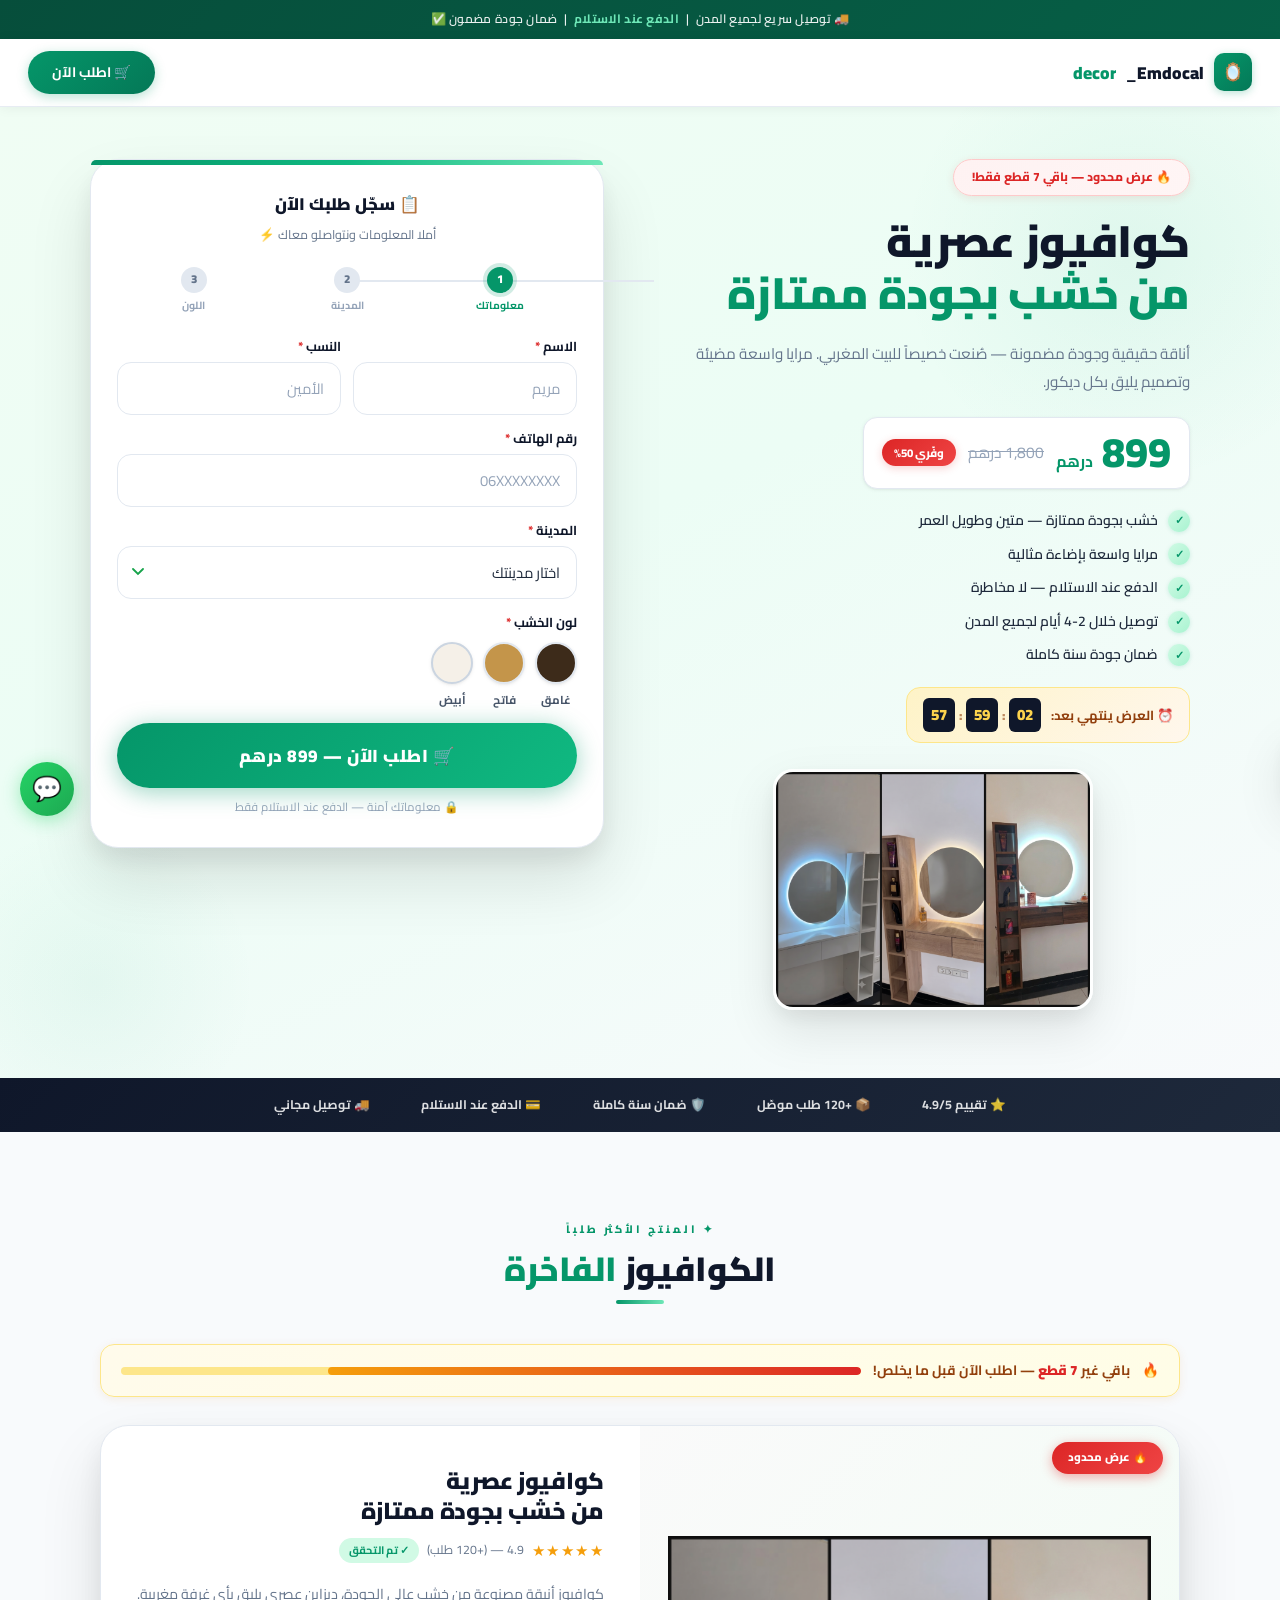
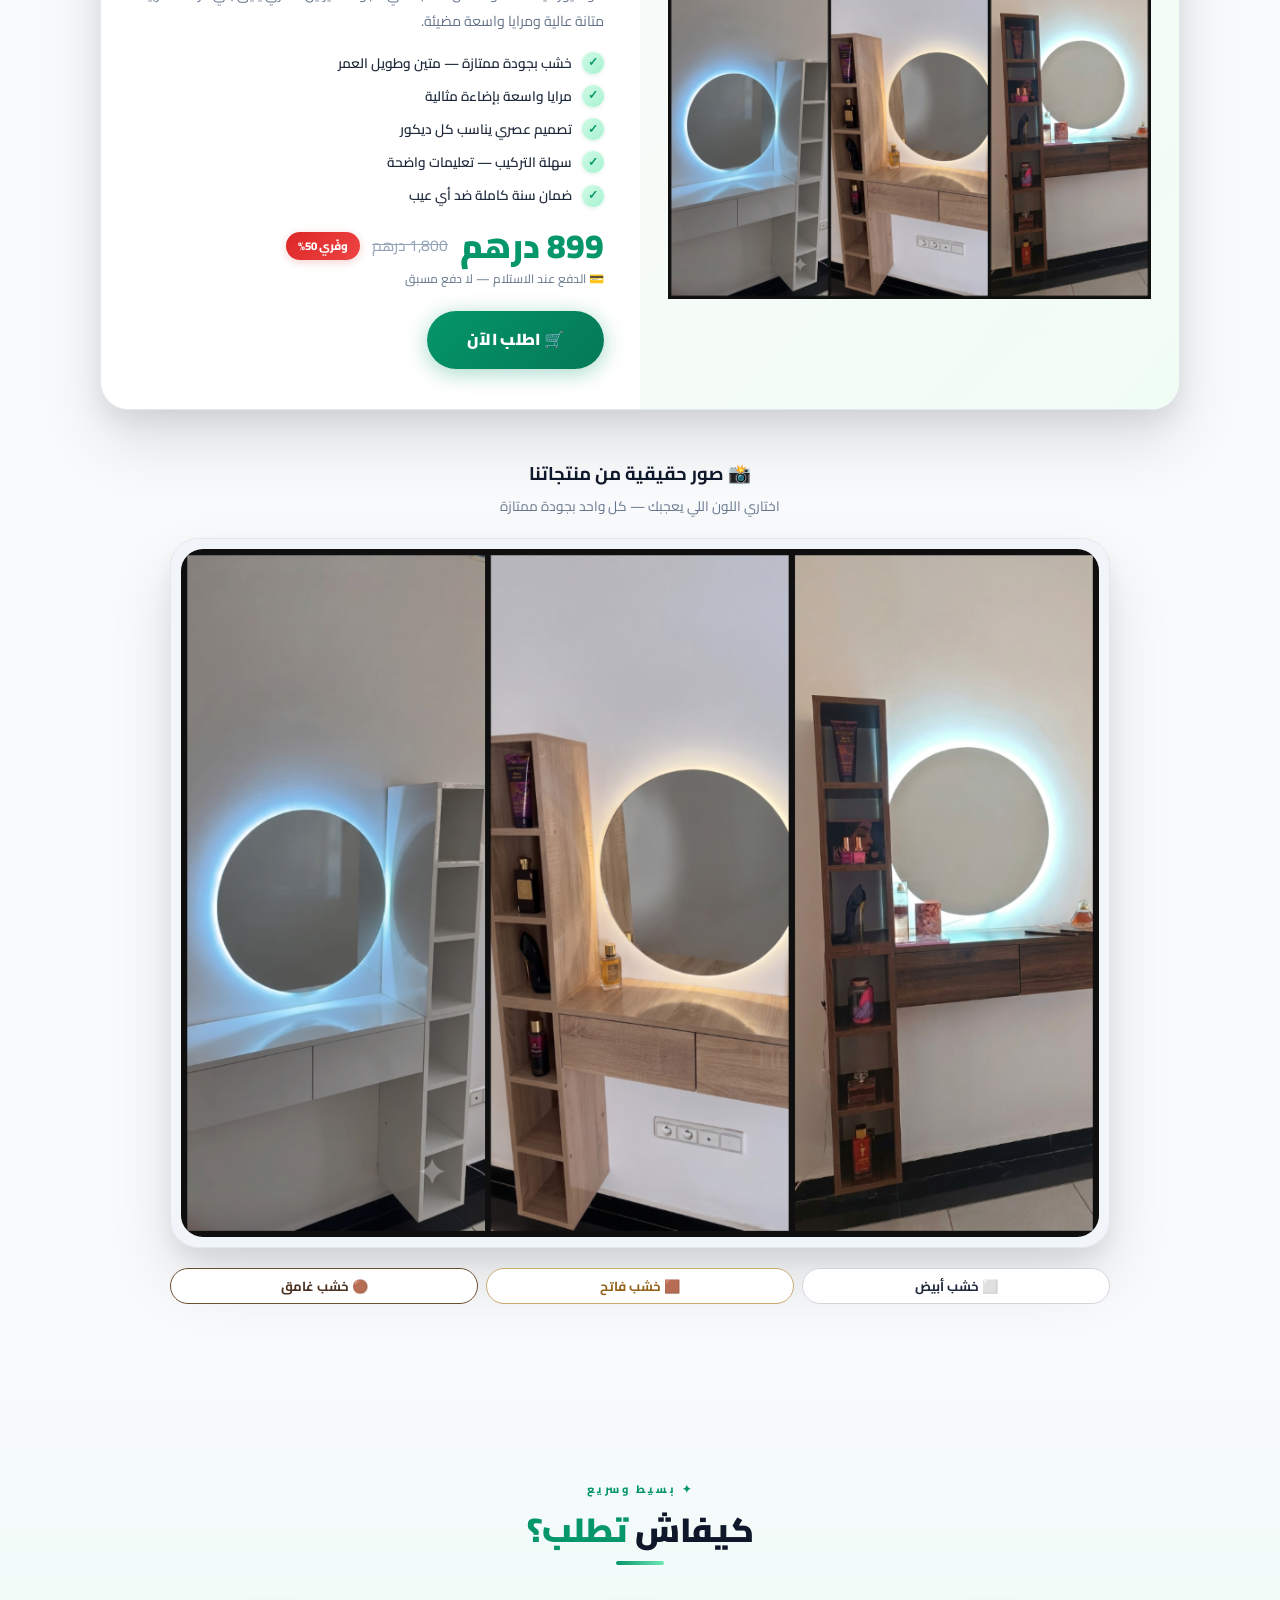
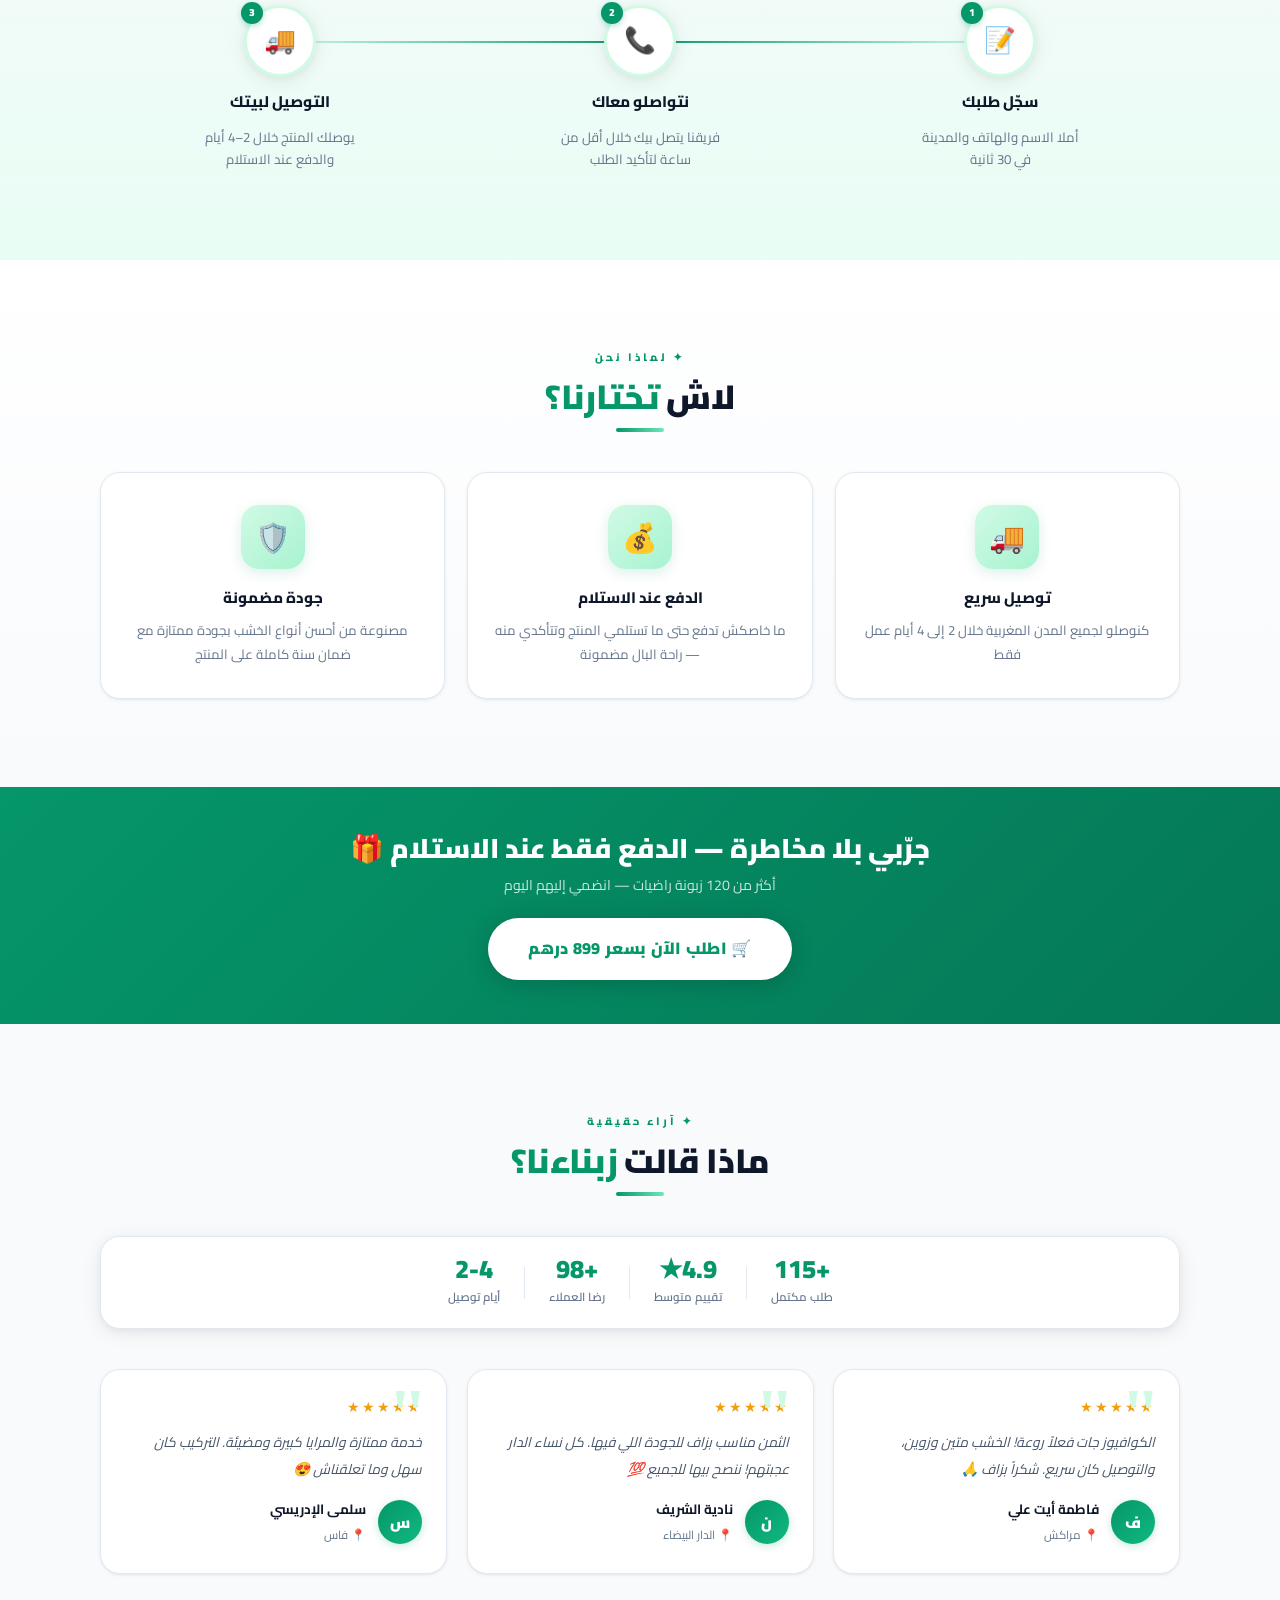
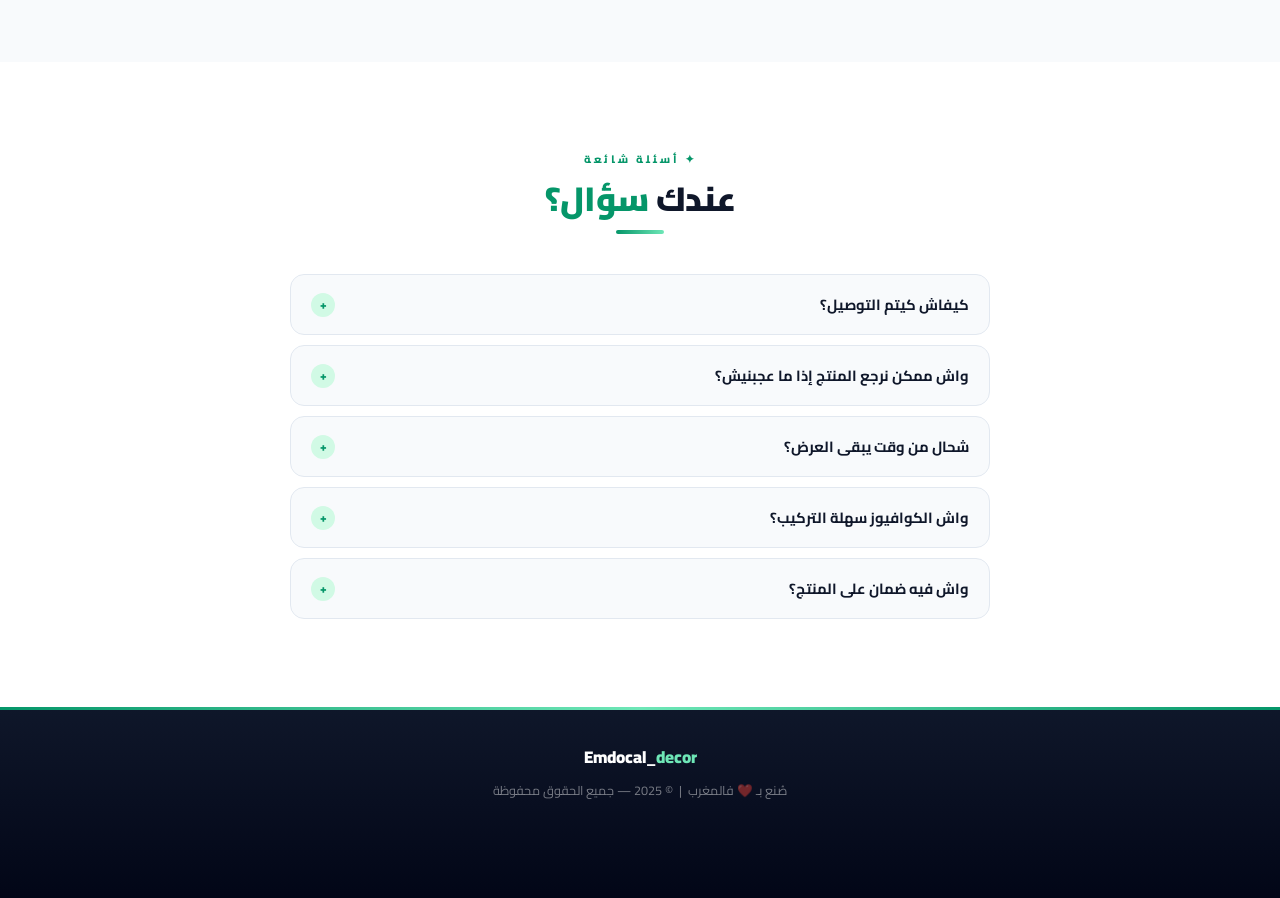
<file: index.html>
<!DOCTYPE html>
<html lang="ar" dir="rtl">

<head>
  <meta charset="UTF-8" />
  <meta name="viewport" content="width=device-width, initial-scale=1.0" />
  <meta name="description"
    content="كوافيوز فاخرة من خشب بجودة ممتازة — 899 درهم — الدفع عند الاستلام — توصيل لجميع المدن" />
  <title>كوافيوز فاخرة — Emdocal_decor</title>
  <link rel="preconnect" href="https://fonts.googleapis.com" />
  <link rel="preconnect" href="https://fonts.gstatic.com" crossorigin />
  <link href="https://fonts.googleapis.com/css2?family=Cairo:wght@400;600;700;900&display=swap" rel="stylesheet" />
  <link rel="stylesheet" href="css/variables.css" />
  <link rel="stylesheet" href="css/base.css" />
  <link rel="stylesheet" href="css/layout.css" />
  <link rel="stylesheet" href="css/components.css" />
  <link rel="stylesheet" href="css/animations.css" />
  <link rel="stylesheet" href="css/responsive.css" />
</head>

<body>

  <!-- Scroll progress bar -->
  <div id="scrollProgress"></div>

  <!-- TOPBAR -->
  <div class="topbar">
    🚚 توصيل سريع لجميع المدن &nbsp;|&nbsp;
    <strong>الدفع عند الاستلام</strong> &nbsp;|&nbsp;
    ضمان جودة مضمون ✅
  </div>

  <!-- NAV -->
  <nav>
    <div class="nav-logo">
      <div class="logo-icon">🪞</div>
      Emdocal_<span class="logo-em">decor</span>
    </div>
    <a class="nav-cta" href="#order">🛒 اطلب الآن</a>
  </nav>

  <!-- ===== HERO — above fold ===== -->
  <section class="hero" id="top">
    <div class="hero-inner">

      <!-- Product info -->
      <div class="hero-info">

        <div class="urgency-badge">🔥 عرض محدود — باقي 7 قطع فقط!</div>

        <h1 class="hero-title">
          كوافيوز عصرية<br>
          <span class="hi">من خشب بجودة ممتازة</span>
        </h1>

        <p class="hero-subtitle">
          أناقة حقيقية وجودة مضمونة — صُنعت خصيصاً للبيت المغربي.
          مرايا واسعة مضيئة وتصميم يليق بكل ديكور.
        </p>

        <div class="price-block">
          <span class="price-main">899 <span class="price-unit">درهم</span></span>
          <span class="price-old">1,800 درهم</span>
          <span class="price-badge">وفّري 50%</span>
        </div>

        <div class="hero-features">
          <div class="hf-item"><span class="hf-check">✓</span> خشب بجودة ممتازة — متين وطويل العمر</div>
          <div class="hf-item"><span class="hf-check">✓</span> مرايا واسعة بإضاءة مثالية</div>
          <div class="hf-item"><span class="hf-check">✓</span> الدفع عند الاستلام — لا مخاطرة</div>
          <div class="hf-item"><span class="hf-check">✓</span> توصيل خلال 2-4 أيام لجميع المدن</div>
          <div class="hf-item"><span class="hf-check">✓</span> ضمان جودة سنة كاملة</div>
        </div>

        <!-- Countdown timer -->
        <div class="countdown-wrap">
          <span class="cd-label">⏰ العرض ينتهي بعد:</span>
          <div class="countdown-digits">
            <span class="cd-box" id="cdH">00</span>
            <span class="cd-sep">:</span>
            <span class="cd-box" id="cdM">00</span>
            <span class="cd-sep">:</span>
            <span class="cd-box" id="cdS">00</span>
          </div>
        </div>

        <div class="hero-img-wrap">
          <img class="hero-img" src="image coiffuse/photo-collage.png (2).png"
            alt="كوافيوز عصرية من خشب بجودة ممتازة مع مرايا مضيئة" loading="eager" width="320" />
        </div>

      </div>

      <!-- Order form -->
      <div id="order">
        <div class="hero-form-card">

          <div class="form-card-header">
            <div class="form-card-title">📋 سجّل طلبك الآن</div>
            <div class="form-card-sub">أملا المعلومات ونتواصلو معاك ⚡</div>
          </div>

          <!-- Form steps -->
          <div class="form-steps" id="formSteps">
            <div class="form-step active" data-step="1">
              <div class="step-dot">1</div>
              <div class="step-lbl">معلوماتك</div>
            </div>
            <div class="form-step" data-step="2">
              <div class="step-dot">2</div>
              <div class="step-lbl">المدينة</div>
            </div>
            <div class="form-step" data-step="3">
              <div class="step-dot">3</div>
              <div class="step-lbl">اللون</div>
            </div>
          </div>

          <form id="orderForm" novalidate>

            <div class="form-row">
              <div class="form-group">
                <label for="firstName">الاسم <span class="req">*</span></label>
                <input class="form-control" id="firstName" type="text" placeholder="مريم" required
                  autocomplete="given-name" />
                <div class="field-msg">✓ ممتاز</div>
              </div>
              <div class="form-group">
                <label for="lastName">النسب <span class="req">*</span></label>
                <input class="form-control" id="lastName" type="text" placeholder="الأمين" required
                  autocomplete="family-name" />
                <div class="field-msg">✓ ممتاز</div>
              </div>
            </div>

            <div class="form-group">
              <label for="phone">رقم الهاتف <span class="req">*</span></label>
              <input class="form-control" id="phone" type="tel" placeholder="06XXXXXXXX" required pattern="[0-9]{10}"
                autocomplete="tel" />
              <div class="field-msg" id="phoneMsg">✓ رقم صحيح</div>
            </div>

            <div class="form-group">
              <label for="city">المدينة <span class="req">*</span></label>
              <select class="form-control" id="city" required>
                <option value="" disabled selected>اختار مدينتك</option>
                <option>الدار البيضاء</option>
                <option>الرباط</option>
                <option>مراكش</option>
                <option>فاس</option>
                <option>طنجة</option>
                <option>أكادير</option>
                <option>مكناس</option>
                <option>وجدة</option>
                <option>القنيطرة</option>
                <option>تطوان</option>
                <option>سلا</option>
                <option>تمارة</option>
                <option>مدينة أخرى</option>
              </select>
              <div class="field-msg">✓ تم الاختيار</div>
            </div>

            <div class="form-group">
              <label>لون الخشب <span class="req">*</span></label>
              <div class="color-swatches">
                <button type="button" class="swatch-btn" data-value="خشب غامق">
                  <div class="swatch-circle dark"><span class="swatch-check">✓</span></div>
                  <span class="swatch-label">غامق</span>
                </button>
                <button type="button" class="swatch-btn" data-value="خشب فاتح">
                  <div class="swatch-circle light"><span class="swatch-check">✓</span></div>
                  <span class="swatch-label">فاتح</span>
                </button>
                <button type="button" class="swatch-btn" data-value="خشب أبيض">
                  <div class="swatch-circle white"><span class="swatch-check">✓</span></div>
                  <span class="swatch-label">أبيض</span>
                </button>
              </div>
              <select class="form-control" id="color" required>
                <option value="" disabled selected>اختار لون الخشب</option>
                <option value="خشب غامق">خشب غامق</option>
                <option value="خشب فاتح">خشب فاتح</option>
                <option value="خشب أبيض">خشب أبيض</option>
              </select>
              <div class="field-msg" id="colorMsg">✓ تم اختيار اللون</div>
            </div>

            <button class="btn-submit" type="submit" id="submitBtn">
              🛒 اطلب الآن — 899 درهم
            </button>
            <p class="form-note">🔒 معلوماتك آمنة — الدفع عند الاستلام فقط</p>

          </form>

          <!-- Success -->
          <div class="form-success" id="formSuccess">
            <span class="success-icon">🎉</span>
            <h3>شكراً على طلبك!</h3>
            <p>وصلنا طلبك — سنتواصل معك على رقم الهاتف في أقرب وقت لتأكيد التوصيل.</p>
          </div>

        </div>
      </div>

    </div>
  </section>

  <!-- TRUST STRIP -->
  <div class="trust-strip">
    <div class="trust-inner">
      <div class="ti">⭐ تقييم 4.9/5</div>
      <div class="ti">📦 +120 طلب موصّل</div>
      <div class="ti">🛡️ ضمان سنة كاملة</div>
      <div class="ti">💳 الدفع عند الاستلام</div>
      <div class="ti">🚚 توصيل مجاني</div>
    </div>
  </div>

  <!-- ===== PRODUCT DETAILS ===== -->
  <section class="product-section" id="product">
    <div class="container">
      <p class="sec-label rv">✦ المنتج الأكثر طلباً</p>
      <h2 class="section-title rv">الكوافيوز <span>الفاخرة</span></h2>
      <div class="divider rv"></div>

      <div class="scarcity rv">
        <span>🔥</span>
        <span>باقي غير <span class="sc-cnt">7 قطع</span> — اطلب الآن قبل ما يخلص!</span>
        <div class="sc-bar">
          <div class="sc-fill" id="scFill"></div>
        </div>
      </div>

      <div class="product-card">
        <div class="product-img-wrap">
          <img class="product-photo" src="image coiffuse/photo-collage.png (2).png"
            alt="كوافيوز عصرية من خشب بجودة ممتازة مع مرايا مضيئة" loading="lazy" width="460" />
          <div class="product-badge">🔥 عرض محدود</div>
        </div>

        <div class="product-info">
          <h3>كوافيوز عصرية<br>من خشب بجودة ممتازة</h3>
          <div class="star-row">
            <span class="stars">★★★★★</span>
            <span class="reviews">4.9 — (+120 طلب)</span>
            <span class="verified">✓ تم التحقق</span>
          </div>
          <p class="product-desc">كوافيوز أنيقة مصنوعة من خشب عالي الجودة، ديزاين عصري يليق بأي غرفة مغربية. متانة عالية
            ومرايا واسعة مضيئة.</p>
          <ul class="feat-list">
            <li>خشب بجودة ممتازة — متين وطويل العمر</li>
            <li>مرايا واسعة بإضاءة مثالية</li>
            <li>تصميم عصري يناسب كل ديكور</li>
            <li>سهلة التركيب — تعليمات واضحة</li>
            <li>ضمان سنة كاملة ضد أي عيب</li>
          </ul>
          <div class="product-price">
            <span class="price-current">899 درهم</span>
            <span class="price-old">1,800 درهم</span>
            <span class="price-save">وفّري 50%</span>
          </div>
          <p class="price-note">💳 الدفع عند الاستلام — لا دفع مسبق</p>
          <a class="btn-order" href="#order">🛒 اطلب الآن</a>
        </div>
      </div>

      <!-- Real product photos collage -->
      <div class="gallery-wrap rv">
        <p class="gallery-heading">📸 صور حقيقية من منتجاتنا</p>
        <p class="gallery-sub">اختاري اللون اللي يعجبك — كل واحد بجودة ممتازة</p>
        <div class="gallery-frame">
          <img class="gallery-collage" src="image coiffuse/photo-collage.png (2).png"
            alt="الكوافيوز بالألوان الثلاثة: أبيض، فاتح، وغامق — صور حقيقية" loading="lazy" width="920" height="auto" />
        </div>
        <div class="gallery-color-labels">
          <span class="cl-white">⬜ خشب أبيض</span>
          <span class="cl-light">🟫 خشب فاتح</span>
          <span class="cl-dark">🟤 خشب غامق</span>
        </div>
      </div>

    </div>
  </section>

  <!-- ===== HOW IT WORKS ===== -->
  <section class="how-section">
    <div class="container">
      <p class="sec-label rv">✦ بسيط وسريع</p>
      <h2 class="section-title rv">كيفاش <span>تطلب؟</span></h2>
      <div class="divider rv"></div>
      <div class="steps-row rv">
        <div class="how-step">
          <div class="how-step-num">
            <span class="step-n">1</span>
            📝
          </div>
          <h4>سجّل طلبك</h4>
          <p>أملا الاسم والهاتف والمدينة في 30 ثانية</p>
        </div>
        <div class="how-step">
          <div class="how-step-num">
            <span class="step-n">2</span>
            📞
          </div>
          <h4>نتواصلو معاك</h4>
          <p>فريقنا يتصل بيك خلال أقل من ساعة لتأكيد الطلب</p>
        </div>
        <div class="how-step">
          <div class="how-step-num">
            <span class="step-n">3</span>
            🚚
          </div>
          <h4>التوصيل لبيتك</h4>
          <p>يوصلك المنتج خلال 2–4 أيام والدفع عند الاستلام</p>
        </div>
      </div>
    </div>
  </section>

  <!-- ===== BENEFITS ===== -->
  <section class="benefits-section">
    <div class="container">
      <p class="sec-label rv">✦ لماذا نحن</p>
      <h2 class="section-title rv">لاش <span>تختارنا؟</span></h2>
      <div class="divider rv"></div>
      <div class="benefits-grid">

        <div class="benefit-card rv d1">
          <div class="benefit-icon">🚚</div>
          <h4>توصيل سريع</h4>
          <p>كنوصلو لجميع المدن المغربية خلال 2 إلى 4 أيام عمل فقط</p>
        </div>

        <div class="benefit-card rv d2">
          <div class="benefit-icon">💰</div>
          <h4>الدفع عند الاستلام</h4>
          <p>ما خاصكش تدفع حتى ما تستلمي المنتج وتتأكدي منه — راحة البال مضمونة</p>
        </div>

        <div class="benefit-card rv d3">
          <div class="benefit-icon">🛡️</div>
          <h4>جودة مضمونة</h4>
          <p>مصنوعة من أحسن أنواع الخشب بجودة ممتازة مع ضمان سنة كاملة على المنتج</p>
        </div>

      </div>
    </div>
  </section>

  <!-- CTA BANNER -->
  <div class="section-cta-banner">
    <h2>جرّبي بلا مخاطرة — الدفع فقط عند الاستلام 🎁</h2>
    <p>أكثر من 120 زبونة راضيات — انضمي إليهم اليوم</p>
    <a href="#order" class="btn-banner">🛒 اطلب الآن بسعر 899 درهم</a>
  </div>

  <!-- ===== TESTIMONIALS ===== -->
  <section class="testimonials-section">
    <div class="container">
      <p class="sec-label rv">✦ آراء حقيقية</p>
      <h2 class="section-title rv">ماذا قالت <span>زبناءنا؟</span></h2>
      <div class="divider rv"></div>

      <div class="sp-bar rv">
        <div class="sp-s"><span class="sp-n">+120</span><span class="sp-l">طلب مكتمل</span></div>
        <div class="sp-sep"></div>
        <div class="sp-s"><span class="sp-n">4.9★</span><span class="sp-l">تقييم متوسط</span></div>
        <div class="sp-sep"></div>
        <div class="sp-s"><span class="sp-n">98%</span><span class="sp-l">رضا العملاء</span></div>
        <div class="sp-sep"></div>
        <div class="sp-s"><span class="sp-n">2-4</span><span class="sp-l">أيام توصيل</span></div>
      </div>

      <div class="testimonials-grid">

        <div class="testimonial-card rv d1">
          <div class="t-stars">★★★★★</div>
          <p class="testimonial-text">الكوافيوز جات فعلاً روعة! الخشب متين وزوين، والتوصيل كان سريع. شكراً بزاف 🙏</p>
          <div class="testimonial-author">
            <div class="author-avatar">ف</div>
            <div class="author-info">
              <strong>فاطمة أيت علي</strong>
              <span>📍 مراكش</span>
            </div>
          </div>
        </div>

        <div class="testimonial-card rv d2">
          <div class="t-stars">★★★★★</div>
          <p class="testimonial-text">الثمن مناسب بزاف للجودة اللي فيها. كل نساء الدار عجبتهم! ننصح بيها للجميع 💯</p>
          <div class="testimonial-author">
            <div class="author-avatar">ن</div>
            <div class="author-info">
              <strong>نادية الشريف</strong>
              <span>📍 الدار البيضاء</span>
            </div>
          </div>
        </div>

        <div class="testimonial-card rv d3">
          <div class="t-stars">★★★★★</div>
          <p class="testimonial-text">خدمة ممتازة والمرايا كبيرة ومضيئة. التركيب كان سهل وما تعلقناش 😍</p>
          <div class="testimonial-author">
            <div class="author-avatar">س</div>
            <div class="author-info">
              <strong>سلمى الإدريسي</strong>
              <span>📍 فاس</span>
            </div>
          </div>
        </div>

      </div>
    </div>
  </section>

  <!-- ===== FAQ ===== -->
  <section class="faq-section">
    <div class="container">
      <p class="sec-label rv">✦ أسئلة شائعة</p>
      <h2 class="section-title rv">عندك <span>سؤال؟</span></h2>
      <div class="divider rv"></div>
      <div class="faq-list rv">

        <div class="faq-item">
          <button class="faq-q" aria-expanded="false">
            <span>كيفاش كيتم التوصيل؟</span>
            <span class="faq-icon">+</span>
          </button>
          <div class="faq-a">نوصلو لجميع مدن المغرب عبر شركات الشحن المعتمدة — خلال 2 إلى 4 أيام عمل. التوصيل مجاني
            والدفع عند الاستلام فقط.</div>
        </div>

        <div class="faq-item">
          <button class="faq-q" aria-expanded="false">
            <span>واش ممكن نرجع المنتج إذا ما عجبنيش؟</span>
            <span class="faq-icon">+</span>
          </button>
          <div class="faq-a">آه، عندنا سياسة إرجاع مرنة. إذا كان المنتج معيوب أو مش كيف توقعتيه، تواصلي معنا خلال 7 أيام
            وغادي نحلو ليك الأمر.</div>
        </div>

        <div class="faq-item">
          <button class="faq-q" aria-expanded="false">
            <span>شحال من وقت يبقى العرض؟</span>
            <span class="faq-icon">+</span>
          </button>
          <div class="faq-a">العرض محدود بالكمية المتاحة — باقي غير 7 قطع. ما تخسريش الفرصة وسجلي طلبك دروك.</div>
        </div>

        <div class="faq-item">
          <button class="faq-q" aria-expanded="false">
            <span>واش الكوافيوز سهلة التركيب؟</span>
            <span class="faq-icon">+</span>
          </button>
          <div class="faq-a">نعم، تجي مع دليل تركيب مفصل بالصور. وإذا محتاجتي مساعدة، فريقنا متاح على واتساب.</div>
        </div>

        <div class="faq-item">
          <button class="faq-q" aria-expanded="false">
            <span>واش فيه ضمان على المنتج؟</span>
            <span class="faq-icon">+</span>
          </button>
          <div class="faq-a">آه، ضمان سنة كاملة ضد أي عيب في الصنع. جودتنا مضمونة 100%.</div>
        </div>

      </div>
    </div>
  </section>

  <!-- FOOTER -->
  <footer>
    <div class="footer-logo">Emdocal_<em>decor</em></div>
    <p>صُنع بـ ❤️ فالمغرب &nbsp;|&nbsp; &copy; 2025 — جميع الحقوق محفوظة</p>
  </footer>

  <!-- STICKY CTA mobile -->
  <div class="sticky-cta">
    <a href="#order">🛒 اطلب الآن — 899 درهم فقط</a>
  </div>

  <!-- WhatsApp FAB -->
  <a class="whatsapp-fab" href="https://wa.me/212600000000" target="_blank" rel="noopener"
    title="تواصل على واتساب">💬</a>

  <!-- Scroll top -->
  <button id="scrollTop" title="العودة للأعلى">↑</button>

  <!-- Recent order toast -->
  <div id="orderToast">
    <div class="toast-avatar">ف</div>
    <div class="toast-text">
      <strong id="toastName">فاطمة من مراكش</strong>
      <span id="toastTime">طلبت منذ 3 دقائق</span>
    </div>
    <div class="toast-dot"></div>
  </div>

  <!-- JS Modules -->
  <script type="module" src="js/app.js"></script>

</body>

</html>
</file>
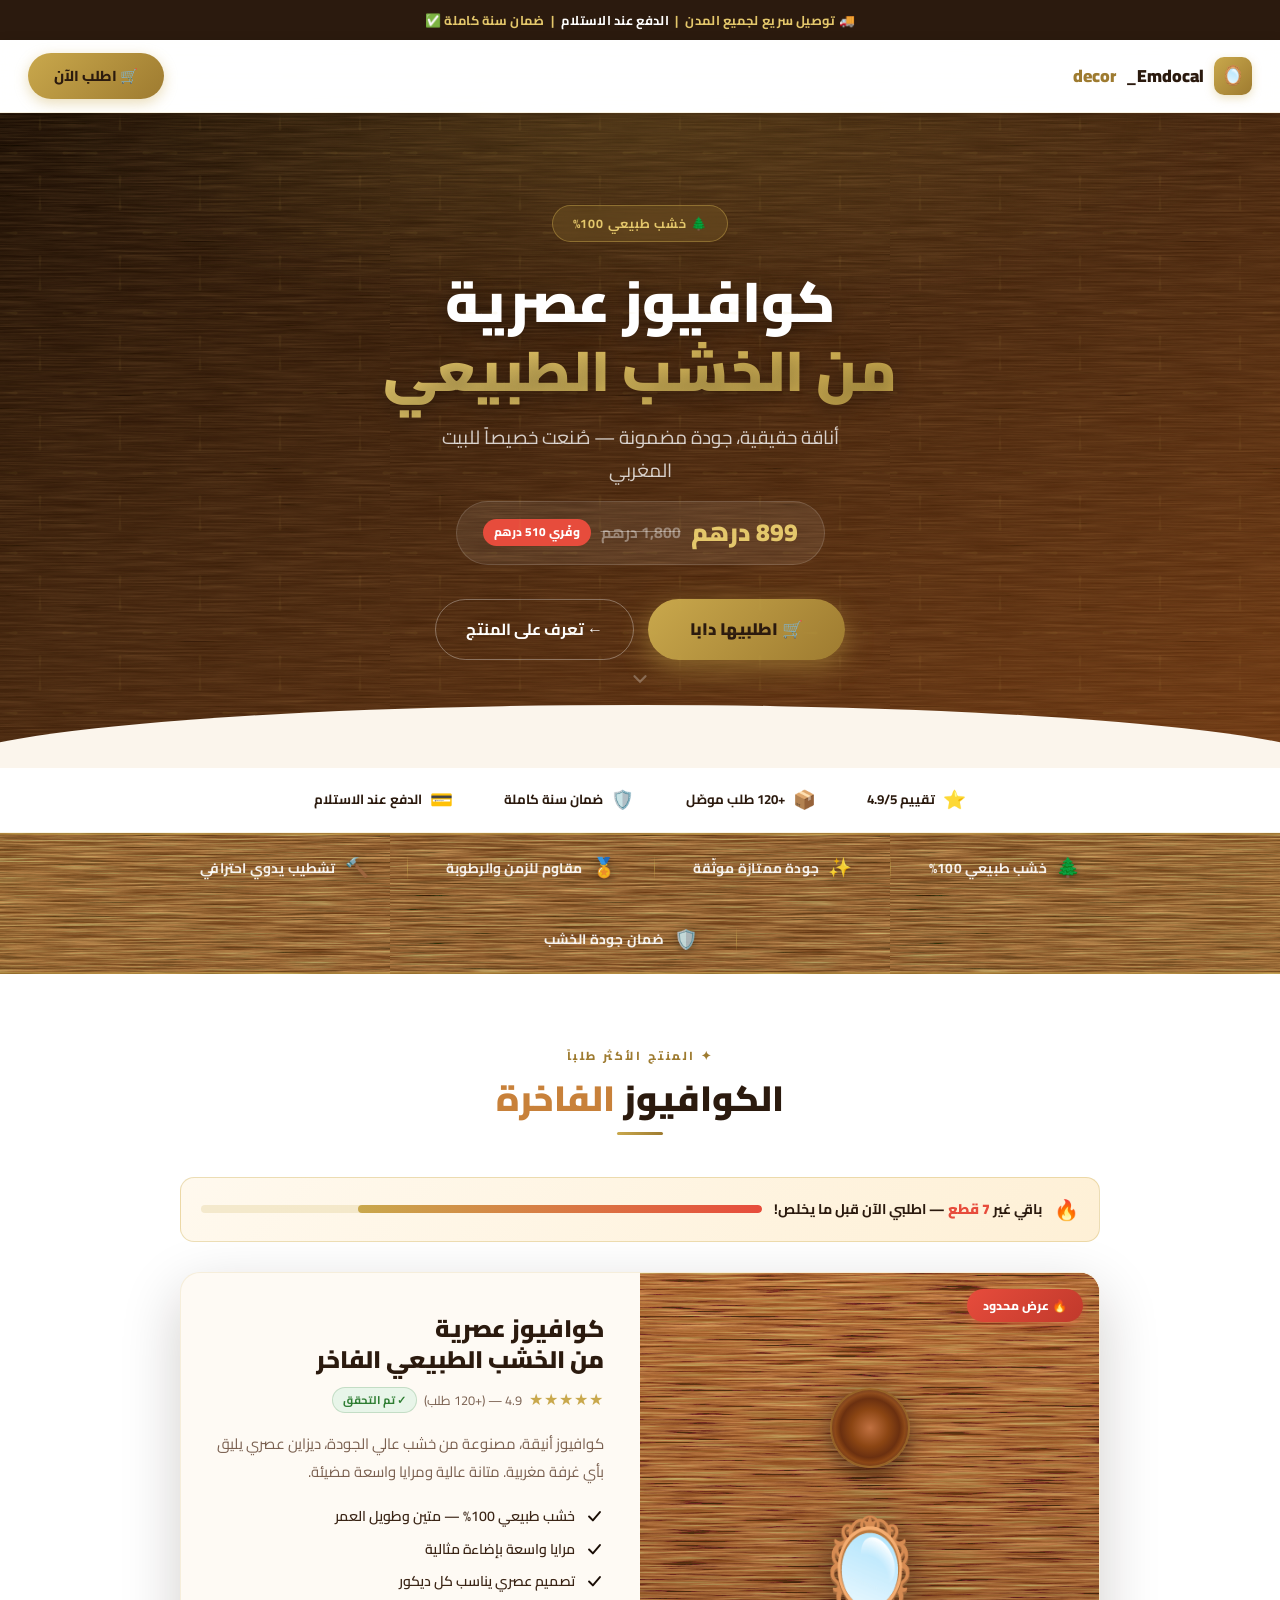
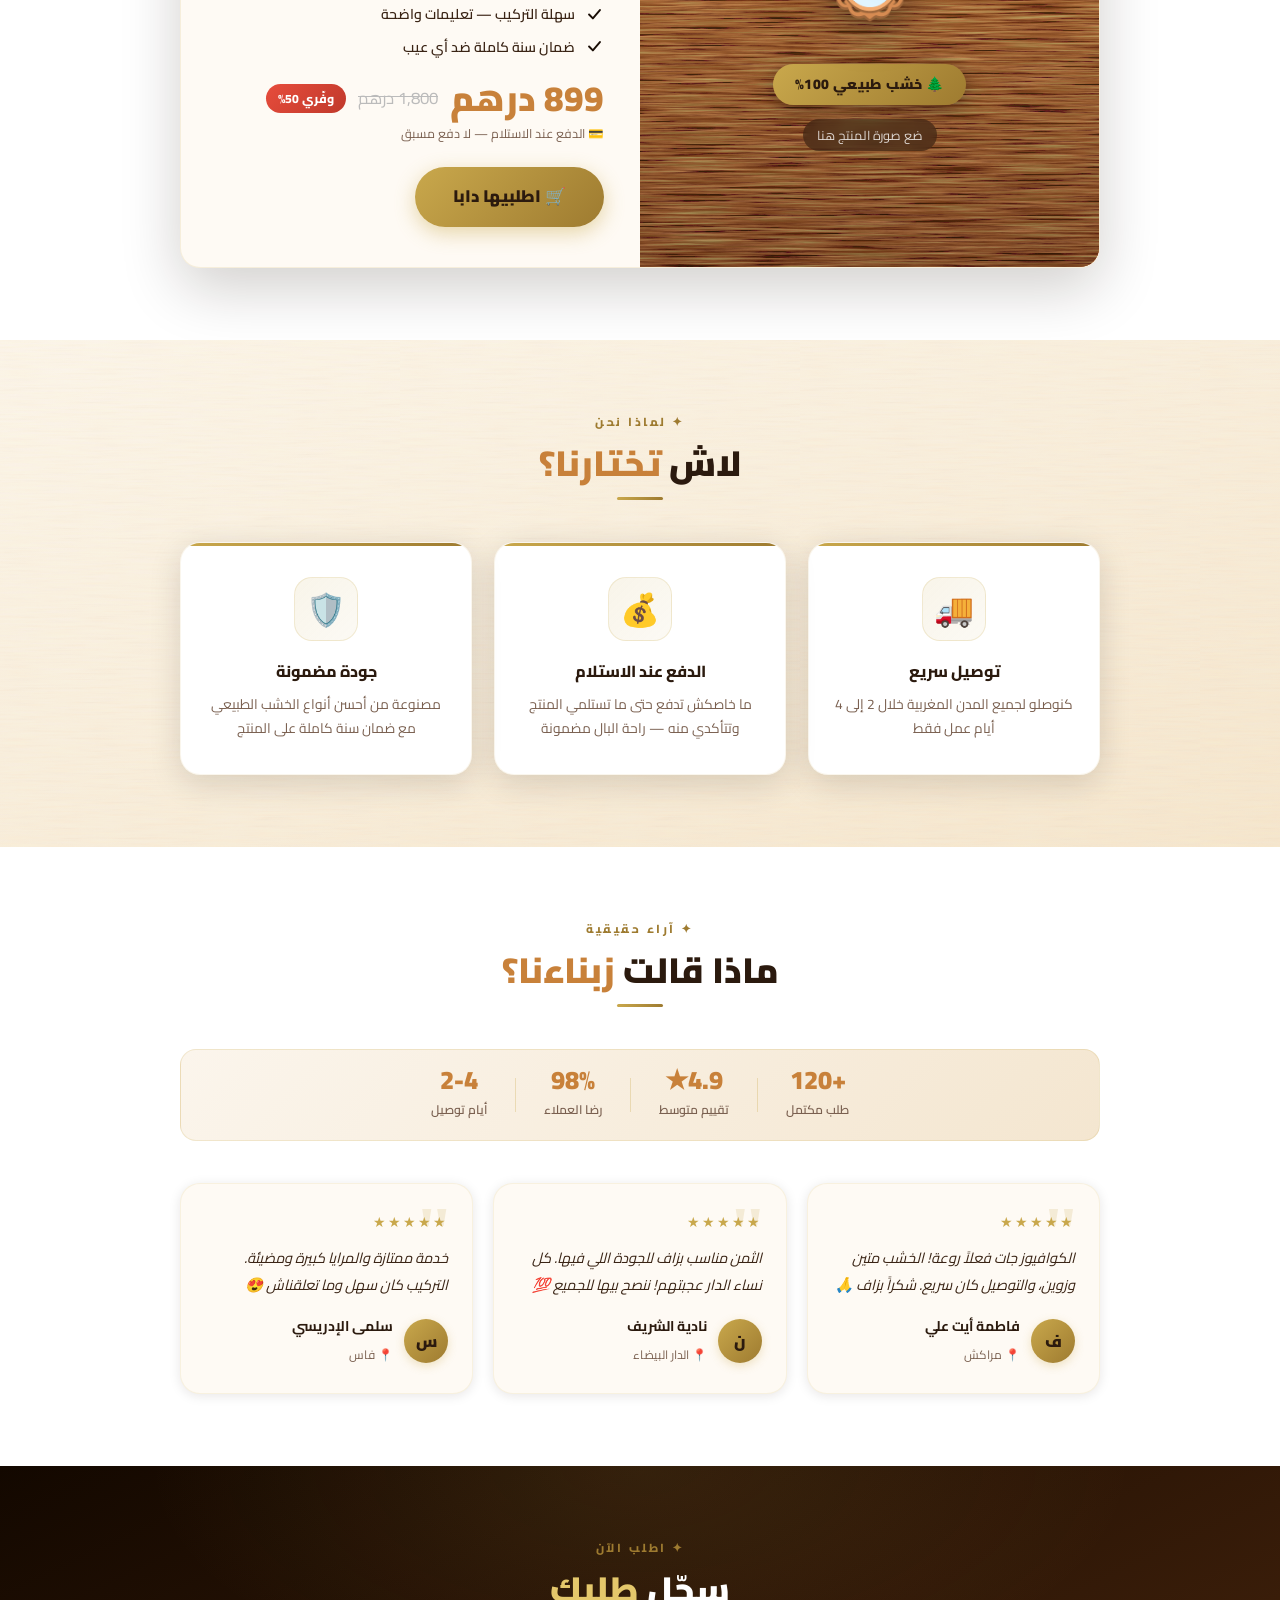
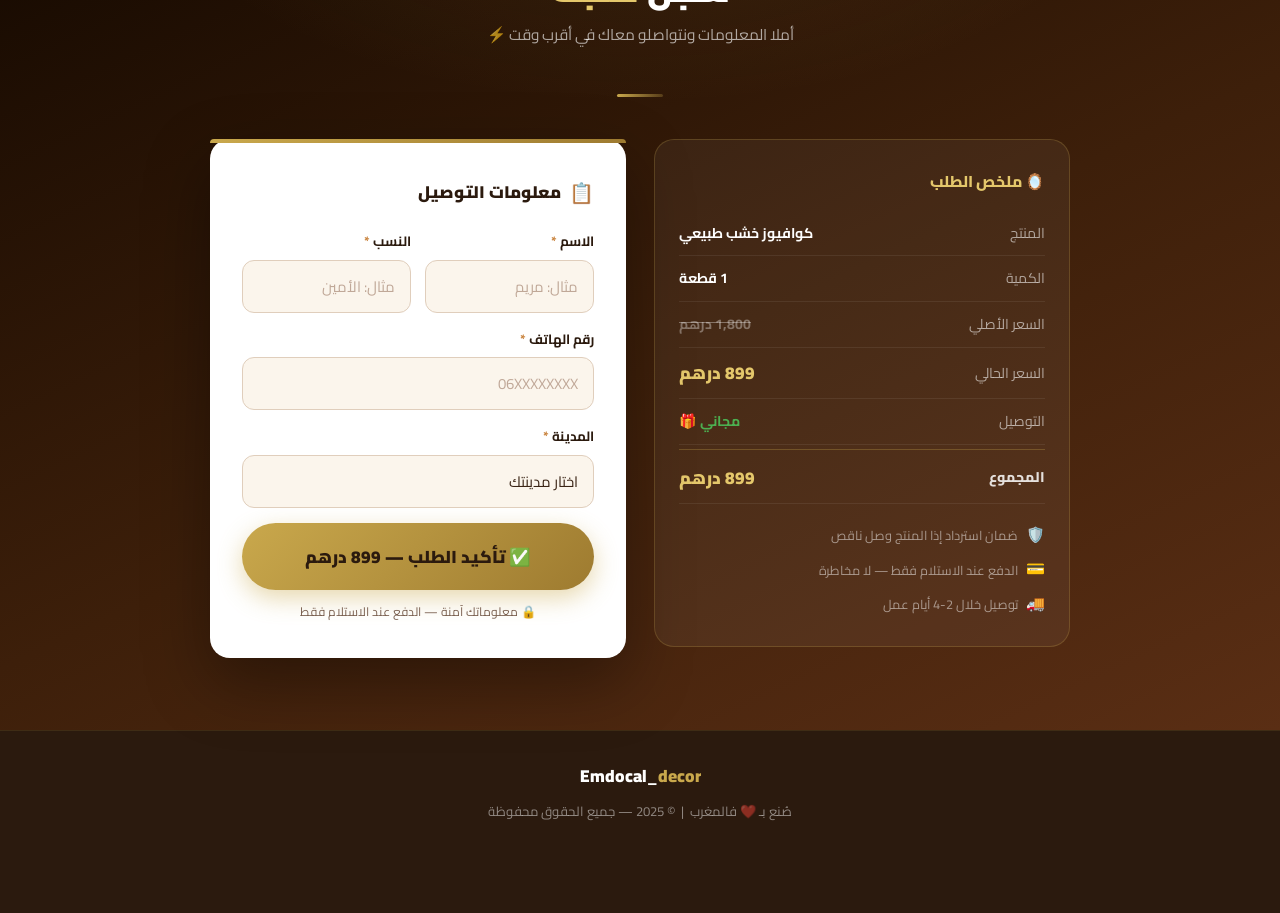
<file: coiffeuse.html>
<!DOCTYPE html>
<html lang="ar" dir="rtl">

<head>
  <meta charset="UTF-8" />
  <meta name="viewport" content="width=device-width, initial-scale=1.0" />
  <title>كوافيوز فاخرة — Emdocal_decor</title>
  <link href="https://fonts.googleapis.com/css2?family=Cairo:wght@400;500;600;700;900&display=swap" rel="stylesheet" />
  <style>
    /* ===== RESET & BASE ===== */
    *,
    *::before,
    *::after {
      box-sizing: border-box;
      margin: 0;
      padding: 0;
    }

    :root {
      --gold: #C9A84C;
      --gold-l: #E4C76B;
      --gold-d: #9E7B30;
      --brown-l: #C8813A;
      --dark: #18090300;
      --dark2: #2B1A0E;
      --text: #3A2415;
      --muted: #7A6050;
      --white: #ffffff;
      --cream: #FBF5EC;
      --card-bg: #FEFAF4;
      --sh-sm: 0 2px 12px rgba(26, 14, 6, .10);
      --sh-md: 0 8px 32px rgba(26, 14, 6, .14);
      --sh-lg: 0 20px 60px rgba(26, 14, 6, .20);
      --radius: 20px;
      --tr: .25s cubic-bezier(.4, 0, .2, 1);
    }

    html {
      scroll-behavior: smooth;
    }

    body {
      font-family: 'Cairo', sans-serif;
      background:
        url("data:image/svg+xml,%3Csvg xmlns='http://www.w3.org/2000/svg' width='400' height='300'%3E%3Cfilter id='lwg'%3E%3CfeTurbulence type='fractalNoise' baseFrequency='0.022 0.38' numOctaves='5' seed='3' result='n'/%3E%3CfeColorMatrix type='matrix' values='1.2 0 0 0 0.5 0.8 0 0 0 0.3 0.3 0 0 0 0.1 0 0 0 0.07 0' in='n'/%3E%3C/filter%3E%3Crect width='400' height='300' filter='url(%23lwg)'/%3E%3C/svg%3E") repeat,
        var(--cream);
      color: var(--text);
      direction: rtl;
      overflow-x: hidden;
      line-height: 1.75;
    }

    /* ===== TOPBAR ===== */
    .topbar {
      background: var(--dark2);
      color: var(--gold-l);
      text-align: center;
      font-size: .8rem;
      font-weight: 700;
      padding: 9px 16px;
      letter-spacing: .3px;
    }

    .topbar b {
      color: #fff;
    }


    /* ===== NAV ===== */
    nav {
      background: rgba(255, 255, 255, .96);
      backdrop-filter: blur(14px);
      -webkit-backdrop-filter: blur(14px);
      padding: 13px 28px;
      display: flex;
      align-items: center;
      justify-content: space-between;
      box-shadow: var(--sh-sm);
      position: sticky;
      top: 0;
      z-index: 200;
      border-bottom: 1px solid rgba(201, 168, 76, .15);
    }

    .nav-logo {
      font-size: 1.1rem;
      font-weight: 900;
      color: var(--dark2);
      display: flex;
      align-items: center;
      gap: 10px;
    }

    .logo-box {
      width: 38px;
      height: 38px;
      background: linear-gradient(135deg, var(--gold), var(--gold-d));
      border-radius: 10px;
      display: flex;
      align-items: center;
      justify-content: center;
      font-size: 1.2rem;
      box-shadow: 0 3px 10px rgba(201, 168, 76, .35);
    }

    .logo-em {
      color: var(--gold-d);
    }

    .nav-cta {
      background: linear-gradient(135deg, var(--gold), var(--gold-d));
      color: var(--dark2);
      border: none;
      padding: 10px 26px;
      border-radius: 50px;
      font-family: 'Cairo', sans-serif;
      font-size: .9rem;
      font-weight: 800;
      cursor: pointer;
      text-decoration: none;
      box-shadow: 0 4px 14px rgba(201, 168, 76, .4);
      transition: transform var(--tr), box-shadow var(--tr);
    }

    .nav-cta:hover {
      transform: translateY(-2px);
      box-shadow: 0 8px 22px rgba(201, 168, 76, .55);
    }

    /* ===== HERO ===== */
    .hero {
      background:
        radial-gradient(ellipse 80% 55% at 50% 0%, rgba(201, 168, 76, .18) 0%, transparent 60%),
        url("data:image/svg+xml,%3Csvg xmlns='http://www.w3.org/2000/svg' width='500' height='400'%3E%3Cfilter id='hwg'%3E%3CfeTurbulence type='fractalNoise' baseFrequency='0.014 0.52' numOctaves='6' seed='15' result='n'/%3E%3CfeColorMatrix type='matrix' values='1.5 0 0 0 -0.2 0.8 0 0 0 -0.1 0.3 0 0 0 -0.05 0 0 0 0.2 0' in='n'/%3E%3C/filter%3E%3Crect width='500' height='400' filter='url(%23hwg)'/%3E%3C/svg%3E") center/500px repeat,
        linear-gradient(155deg, #130800 0%, #3D1F0A 45%, #6B3510 100%);
      color: var(--white);
      text-align: center;
      padding: 92px 24px 108px;
      position: relative;
      overflow: hidden;
    }

    .hero::before {
      content: '';
      position: absolute;
      inset: 0;
      background: url("data:image/svg+xml,%3Csvg width='80' height='80' viewBox='0 0 80 80' xmlns='http://www.w3.org/2000/svg'%3E%3Cpath d='M40 2l1.5 14L40 18l-1.5-2L40 2zM40 78l1.5-14L40 62l-1.5 2L40 78zM2 40l14 1.5L18 40l-2-1.5L2 40zM78 40l-14 1.5L62 40l2-1.5L78 40z' fill='%23C9A84C' fill-opacity='.07'/%3E%3C/svg%3E");
      pointer-events: none;
    }

    .hero::after {
      content: '';
      position: absolute;
      bottom: -1px;
      left: 0;
      right: 0;
      height: 64px;
      background: var(--cream);
      clip-path: ellipse(55% 100% at 50% 100%);
    }

    .hero-badge {
      display: inline-flex;
      align-items: center;
      gap: 6px;
      background: rgba(201, 168, 76, .14);
      backdrop-filter: blur(10px);
      border: 1px solid rgba(201, 168, 76, .45);
      padding: 7px 20px;
      border-radius: 50px;
      font-size: .78rem;
      font-weight: 700;
      margin-bottom: 26px;
      color: var(--gold-l);
      letter-spacing: .8px;
      text-transform: uppercase;
    }

    .hero h1 {
      font-size: clamp(2rem, 6vw, 3.5rem);
      font-weight: 900;
      line-height: 1.22;
      margin-bottom: 16px;
      text-shadow: 0 4px 20px rgba(0, 0, 0, .35);
    }

    .hero h1 .gw {
      background: linear-gradient(135deg, var(--gold-l), var(--gold));
      -webkit-background-clip: text;
      -webkit-text-fill-color: transparent;
      background-clip: text;
    }

    .hero-sub {
      font-size: clamp(.95rem, 2.5vw, 1.18rem);
      color: rgba(255, 255, 255, .78);
      margin-bottom: 14px;
      max-width: 460px;
      margin-left: auto;
      margin-right: auto;
    }

    .hero-price {
      display: inline-flex;
      align-items: center;
      gap: 10px;
      background: rgba(255, 255, 255, .08);
      border: 1px solid rgba(255, 255, 255, .14);
      border-radius: 50px;
      padding: 9px 26px;
      margin-bottom: 34px;
      font-weight: 700;
    }

    .hp-cur {
      font-size: 1.55rem;
      color: var(--gold-l);
      font-weight: 900;
    }

    .hp-old {
      font-size: .98rem;
      color: rgba(255, 255, 255, .38);
      text-decoration: line-through;
    }

    .hp-save {
      background: #e74c3c;
      color: #fff;
      font-size: .74rem;
      font-weight: 800;
      padding: 3px 11px;
      border-radius: 50px;
    }

    .hero-btns {
      display: flex;
      gap: 14px;
      justify-content: center;
      flex-wrap: wrap;
    }

    .btn-hero-main {
      display: inline-flex;
      align-items: center;
      gap: 8px;
      background: linear-gradient(135deg, var(--gold), var(--gold-d));
      color: var(--dark2);
      font-family: 'Cairo', sans-serif;
      font-size: 1.05rem;
      font-weight: 900;
      padding: 16px 42px;
      border-radius: 50px;
      text-decoration: none;
      box-shadow: 0 8px 28px rgba(201, 168, 76, .48);
      transition: transform var(--tr), box-shadow var(--tr);
    }

    .btn-hero-main:hover {
      transform: translateY(-3px);
      box-shadow: 0 14px 38px rgba(201, 168, 76, .58);
    }

    .btn-hero-ghost {
      display: inline-flex;
      align-items: center;
      gap: 8px;
      background: transparent;
      color: #fff;
      font-family: 'Cairo', sans-serif;
      font-size: 1rem;
      font-weight: 700;
      padding: 15px 30px;
      border-radius: 50px;
      text-decoration: none;
      border: 1.5px solid rgba(255, 255, 255, .32);
      transition: background var(--tr);
    }

    .btn-hero-ghost:hover {
      background: rgba(255, 255, 255, .1);
    }

    .hero-scroll {
      position: absolute;
      bottom: 70px;
      left: 50%;
      transform: translateX(-50%);
      animation: bD 2s infinite;
      opacity: .5;
    }

    @keyframes bD {

      0%,
      100% {
        transform: translateX(-50%) translateY(0);
      }

      50% {
        transform: translateX(-50%) translateY(9px);
      }
    }

    /* ===== TRUST STRIP ===== */
    .trust-strip {
      background: #fff;
      border-bottom: 1px solid rgba(201, 168, 76, .12);
      padding: 16px 24px;
    }

    .trust-inner {
      max-width: 860px;
      margin: 0 auto;
      display: flex;
      justify-content: center;
      gap: clamp(18px, 4vw, 56px);
      flex-wrap: wrap;
    }

    .ti {
      display: flex;
      align-items: center;
      gap: 8px;
      font-size: .83rem;
      font-weight: 700;
      color: var(--dark2);
      white-space: nowrap;
    }

    .ti-ic {
      font-size: 1.15rem;
    }

    /* ===== SECTION WRAPPER ===== */
    section {
      padding: 72px 20px;
    }

    .container {
      max-width: 920px;
      margin: 0 auto;
    }

    .sec-label {
      text-align: center;
      font-size: .73rem;
      font-weight: 800;
      color: var(--gold-d);
      letter-spacing: 2.5px;
      text-transform: uppercase;
      margin-bottom: 9px;
    }

    .section-title {
      text-align: center;
      font-size: clamp(1.5rem, 4.5vw, 2.2rem);
      font-weight: 900;
      color: var(--dark2);
      margin-bottom: 9px;
      line-height: 1.28;
    }

    .section-title span {
      color: var(--brown-l);
    }

    .section-sub {
      text-align: center;
      color: var(--muted);
      font-size: .96rem;
      margin-bottom: 46px;
    }

    .divider {
      width: 46px;
      height: 3px;
      background: linear-gradient(90deg, var(--gold), var(--gold-d));
      border-radius: 99px;
      margin: 11px auto 42px;
    }

    /* ===== SCARCITY BAR ===== */
    .scarcity {
      background: linear-gradient(135deg, #fff9ee, #fef0d6);
      border: 1.5px solid rgba(201, 168, 76, .35);
      border-radius: 14px;
      padding: 14px 20px;
      display: flex;
      align-items: center;
      gap: 12px;
      margin-bottom: 30px;
      font-size: .88rem;
      font-weight: 700;
      color: var(--dark2);
    }

    .scarcity .fire {
      font-size: 1.25rem;
    }

    .sc-cnt {
      color: #e74c3c;
      font-weight: 900;
    }

    .sc-bar {
      flex: 1;
      height: 8px;
      background: rgba(201, 168, 76, .2);
      border-radius: 99px;
      overflow: hidden;
    }

    .sc-fill {
      height: 100%;
      width: 0;
      background: linear-gradient(90deg, var(--gold), #e74c3c);
      border-radius: 99px;
      transition: width 1.4s ease-out;
    }

    /* ===== PRODUCT SECTION ===== */
    .product-section {
      background: var(--white);
    }

    .product-card {
      display: grid;
      grid-template-columns: 1fr 1fr;
      align-items: stretch;
      background: var(--card-bg);
      border-radius: var(--radius);
      box-shadow: var(--sh-lg);
      overflow: hidden;
      border: 1px solid rgba(201, 168, 76, .15);
    }

    @media (max-width: 660px) {
      .product-card {
        grid-template-columns: 1fr;
      }
    }

    .product-img-wrap {
      position: relative;
      background:
        url("data:image/svg+xml,%3Csvg xmlns='http://www.w3.org/2000/svg' width='500' height='500'%3E%3Cfilter id='rwg'%3E%3CfeTurbulence type='fractalNoise' baseFrequency='0.014 0.52' numOctaves='8' seed='8' result='n'/%3E%3CfeColorMatrix type='matrix' values='3.8 0 0 0 -1.0 2.0 0 0 0 -0.6 0.7 0 0 0 -0.18 0 0 0 1 0' in='n'/%3E%3C/filter%3E%3Crect width='500' height='500' fill='%23833B10'/%3E%3Crect width='500' height='500' filter='url(%23rwg)' opacity='0.82'/%3E%3Crect width='500' height='500' fill='url(%23wg2)'/%3E%3Cdefs%3E%3ClinearGradient id='wg2' x1='0' y1='0' x2='0' y2='1'%3E%3Cstop offset='0%25' stop-color='rgba(201%2C168%2C76%2C0.12)'/%3E%3Cstop offset='100%25' stop-color='rgba(0%2C0%2C0%2C0.25)'/%3E%3C/linearGradient%3E%3C/defs%3E%3C/svg%3E") center/cover,
        linear-gradient(145deg, #833B10, #A84C20, #C06030);
      min-height: 380px;
      display: flex;
      align-items: center;
      justify-content: center;
      overflow: hidden;
    }

    .product-img-wrap img {
      width: 100%;
      height: 100%;
      object-fit: cover;
      display: block;
    }

    .product-img-placeholder {
      display: flex;
      flex-direction: column;
      align-items: center;
      justify-content: center;
      gap: 14px;
      padding: 48px 28px;
      min-height: 380px;
      text-align: center;
    }

    .product-img-placeholder .icon {
      font-size: 6rem;
      filter: drop-shadow(0 6px 20px rgba(0, 0, 0, .5));
    }

    .product-img-placeholder p {
      font-size: .8rem;
      color: rgba(255, 255, 255, .8);
      background: rgba(0, 0, 0, .38);
      padding: 5px 14px;
      border-radius: 50px;
      backdrop-filter: blur(4px);
    }

    .wood-grain-badge {
      display: inline-flex;
      align-items: center;
      gap: 8px;
      background: linear-gradient(135deg, var(--gold), var(--gold-d));
      color: var(--dark2);
      padding: 8px 22px;
      border-radius: 50px;
      font-size: .88rem;
      font-weight: 900;
      box-shadow: 0 4px 18px rgba(0, 0, 0, .35);
      letter-spacing: .4px;
    }

    .wood-rings-deco {
      width: 80px;
      height: 80px;
      border-radius: 50%;
      position: relative;
      background: radial-gradient(circle, #C07040 0%, #8B4513 35%, #6B3010 55%, #8B4513 65%, #6B3010 75%, #8B4513 85%, #5A2808 100%);
      box-shadow: 0 6px 24px rgba(0, 0, 0, .5), inset 0 2px 8px rgba(255, 255, 255, .1);
      border: 2px solid rgba(201, 168, 76, .4);
    }

    .product-badge {
      position: absolute;
      top: 16px;
      right: 16px;
      background: linear-gradient(135deg, #e74c3c, #c0392b);
      color: #fff;
      padding: 6px 16px;
      border-radius: 50px;
      font-size: .76rem;
      font-weight: 800;
      box-shadow: 0 3px 10px rgba(231, 76, 60, .4);
      animation: pb 2.2s infinite;
    }

    @keyframes pb {

      0%,
      100% {
        transform: scale(1)
      }

      50% {
        transform: scale(1.06)
      }
    }

    .product-info {
      padding: 40px 36px 40px 26px;
      display: flex;
      flex-direction: column;
    }

    @media (max-width: 660px) {
      .product-info {
        padding: 28px 22px;
      }
    }

    .product-info h3 {
      font-size: 1.5rem;
      font-weight: 900;
      color: var(--dark2);
      margin-bottom: 10px;
      line-height: 1.32;
    }

    .star-row {
      display: flex;
      align-items: center;
      gap: 7px;
      margin-bottom: 16px;
      flex-wrap: wrap;
    }

    .stars {
      color: var(--gold);
      font-size: .98rem;
      letter-spacing: 1px;
    }

    .reviews {
      font-size: .8rem;
      color: var(--muted);
    }

    .verified {
      font-size: .7rem;
      font-weight: 700;
      background: #e8f5e9;
      color: #2e7d32;
      padding: 2px 10px;
      border-radius: 50px;
      border: 1px solid rgba(46, 125, 50, .2);
    }

    .product-desc {
      font-size: .93rem;
      color: var(--muted);
      line-height: 1.9;
      margin-bottom: 18px;
    }

    .feat-list {
      list-style: none;
      display: flex;
      flex-direction: column;
      gap: 8px;
      margin-bottom: 22px;
    }

    .feat-list li {
      display: flex;
      align-items: center;
      gap: 9px;
      font-size: .88rem;
      font-weight: 600;
      color: var(--text);
    }

    .feat-list li::before {
      content: '';
      width: 20px;
      height: 20px;
      flex-shrink: 0;
      background: linear-gradient(135deg, var(--gold), var(--gold-d));
      border-radius: 50%;
      background-image: url("data:image/svg+xml,%3Csvg xmlns='http://www.w3.org/2000/svg' width='12' height='10' viewBox='0 0 12 10'%3E%3Cpath d='M1 5l3.5 3.5L11 1' stroke='%231A0E06' stroke-width='1.8' stroke-linecap='round' stroke-linejoin='round' fill='none'/%3E%3C/svg%3E");
      background-repeat: no-repeat;
      background-position: center;
      background-size: 13px;
    }

    .product-price {
      display: flex;
      align-items: center;
      gap: 12px;
      margin-bottom: 7px;
      flex-wrap: wrap;
    }

    .price-current {
      font-size: 2.2rem;
      font-weight: 900;
      color: var(--brown-l);
      line-height: 1;
    }

    .price-old {
      font-size: 1.05rem;
      color: #bbb;
      text-decoration: line-through;
    }

    .price-save {
      background: linear-gradient(135deg, #e74c3c, #c0392b);
      color: #fff;
      font-size: .76rem;
      font-weight: 800;
      padding: 4px 12px;
      border-radius: 50px;
    }

    .price-note {
      font-size: .78rem;
      color: var(--muted);
      margin-bottom: 22px;
    }

    .btn-order {
      display: inline-flex;
      align-items: center;
      justify-content: center;
      gap: 9px;
      background: linear-gradient(135deg, var(--gold), var(--gold-d));
      color: var(--dark2);
      font-family: 'Cairo', sans-serif;
      font-size: 1.05rem;
      font-weight: 900;
      padding: 15px 38px;
      border-radius: 50px;
      text-decoration: none;
      border: none;
      cursor: pointer;
      box-shadow: 0 6px 20px rgba(201, 168, 76, .45);
      transition: transform var(--tr), box-shadow var(--tr);
      align-self: flex-start;
    }

    .btn-order:hover {
      transform: translateY(-2px);
      box-shadow: 0 10px 28px rgba(201, 168, 76, .56);
    }

    /* ===== BENEFITS ===== */
    .benefits-section {
      background:
        url("data:image/svg+xml,%3Csvg xmlns='http://www.w3.org/2000/svg' width='400' height='300'%3E%3Cfilter id='mwg'%3E%3CfeTurbulence type='fractalNoise' baseFrequency='0.024 0.42' numOctaves='5' seed='6' result='n'/%3E%3CfeColorMatrix type='matrix' values='1.3 0 0 0 0.44 0.85 0 0 0 0.26 0.3 0 0 0 0.08 0 0 0 0.1 0' in='n'/%3E%3C/filter%3E%3Crect width='400' height='300' filter='url(%23mwg)'/%3E%3C/svg%3E") repeat,
        linear-gradient(160deg, #FBF5EC, #F4E6D0);
    }

    .benefits-grid {
      display: grid;
      grid-template-columns: repeat(3, 1fr);
      gap: 22px;
    }

    @media (max-width: 660px) {
      .benefits-grid {
        grid-template-columns: 1fr;
      }
    }

    .benefit-card {
      background: #fff;
      border-radius: var(--radius);
      padding: 34px 24px;
      text-align: center;
      box-shadow: var(--sh-md);
      transition: transform var(--tr), box-shadow var(--tr);
      border: 1px solid rgba(201, 168, 76, .1);
      position: relative;
      overflow: hidden;
    }

    .benefit-card::before {
      content: '';
      position: absolute;
      top: 0;
      left: 0;
      right: 0;
      height: 3px;
      background: linear-gradient(90deg, var(--gold), var(--gold-d));
    }

    .benefit-card:hover {
      transform: translateY(-6px);
      box-shadow: var(--sh-lg);
    }

    .benefit-icon-wrap {
      width: 64px;
      height: 64px;
      background: linear-gradient(135deg, rgba(201, 168, 76, .12), rgba(201, 168, 76, .06));
      border-radius: 18px;
      display: flex;
      align-items: center;
      justify-content: center;
      margin: 0 auto 16px;
      font-size: 2rem;
      border: 1px solid rgba(201, 168, 76, .2);
    }

    .benefit-card h4 {
      font-size: 1rem;
      font-weight: 800;
      color: var(--dark2);
      margin-bottom: 8px;
    }

    .benefit-card p {
      font-size: .86rem;
      color: var(--muted);
      line-height: 1.7;
    }

    /* ===== TESTIMONIALS ===== */
    .testimonials-section {
      background: var(--white);
    }

    .sp-bar {
      display: flex;
      align-items: center;
      justify-content: center;
      gap: 28px;
      flex-wrap: wrap;
      background: linear-gradient(135deg, #FBF5EC, #F4E6D0);
      border-radius: 16px;
      padding: 18px 28px;
      margin-bottom: 42px;
      border: 1px solid rgba(201, 168, 76, .2);
    }

    .sp-s {
      text-align: center;
    }

    .sp-n {
      display: block;
      font-size: 1.6rem;
      font-weight: 900;
      color: var(--brown-l);
      line-height: 1;
    }

    .sp-l {
      font-size: .77rem;
      color: var(--muted);
      font-weight: 600;
    }

    .sp-sep {
      width: 1px;
      height: 34px;
      background: rgba(201, 168, 76, .3);
    }

    .testimonials-grid {
      display: grid;
      grid-template-columns: repeat(auto-fit, minmax(250px, 1fr));
      gap: 20px;
    }

    .testimonial-card {
      background: var(--card-bg);
      border-radius: var(--radius);
      padding: 26px 24px;
      box-shadow: var(--sh-sm);
      border: 1px solid rgba(201, 168, 76, .12);
      position: relative;
    }

    .testimonial-card::before {
      content: '"';
      position: absolute;
      top: 12px;
      right: 18px;
      font-size: 4.5rem;
      line-height: 1;
      color: rgba(201, 168, 76, .18);
      font-family: Georgia, serif;
      font-weight: 900;
    }

    .t-stars {
      color: var(--gold);
      font-size: .88rem;
      letter-spacing: 2px;
      margin-bottom: 9px;
    }

    .testimonial-text {
      font-size: .91rem;
      color: var(--text);
      margin-bottom: 16px;
      line-height: 1.88;
      font-style: italic;
    }

    .testimonial-author {
      display: flex;
      align-items: center;
      gap: 11px;
    }

    .author-avatar {
      width: 44px;
      height: 44px;
      border-radius: 50%;
      background: linear-gradient(135deg, var(--gold), var(--gold-d));
      display: flex;
      align-items: center;
      justify-content: center;
      color: var(--dark2);
      font-weight: 900;
      font-size: 1rem;
      flex-shrink: 0;
      box-shadow: 0 3px 10px rgba(201, 168, 76, .3);
    }

    .author-info strong {
      display: block;
      font-size: .88rem;
      color: var(--dark2);
    }

    .author-info span {
      font-size: .75rem;
      color: var(--muted);
    }

    /* ===== ORDER FORM ===== */
    .form-section {
      background:
        radial-gradient(ellipse 70% 50% at 50% 0%, rgba(201, 168, 76, .11) 0%, transparent 55%),
        linear-gradient(155deg, #130800 0%, #3D1F0A 55%, #5A2E14 100%);
      position: relative;
    }

    .form-section .section-title {
      color: var(--white);
    }

    .form-section .section-sub {
      color: rgba(255, 255, 255, .62);
    }

    .form-section .divider {
      background: linear-gradient(90deg, var(--gold), rgba(201, 168, 76, .25));
    }

    .form-wrap {
      display: grid;
      grid-template-columns: 1fr 1fr;
      gap: 28px;
      align-items: start;
      max-width: 860px;
      margin: 0 auto;
    }

    @media (max-width: 700px) {
      .form-wrap {
        grid-template-columns: 1fr;
      }
    }

    .form-summary {
      background: rgba(255, 255, 255, .05);
      border: 1px solid rgba(201, 168, 76, .24);
      border-radius: var(--radius);
      padding: 28px 24px;
      color: #fff;
    }

    .form-summary h4 {
      font-size: .98rem;
      font-weight: 800;
      color: var(--gold-l);
      margin-bottom: 15px;
      display: flex;
      align-items: center;
      gap: 8px;
    }

    .sum-item {
      display: flex;
      justify-content: space-between;
      align-items: center;
      padding: 10px 0;
      border-bottom: 1px solid rgba(255, 255, 255, .07);
      font-size: .88rem;
    }

    .sum-item:last-child {
      border-bottom: none;
    }

    .sum-lbl {
      color: rgba(255, 255, 255, .58);
    }

    .sum-val {
      font-weight: 700;
      color: #fff;
    }

    .sum-val.gold {
      color: var(--gold-l);
      font-size: 1.08rem;
      font-weight: 900;
    }

    .sum-trust {
      margin-top: 18px;
      display: flex;
      flex-direction: column;
      gap: 8px;
    }

    .sum-trust-item {
      display: flex;
      align-items: center;
      gap: 8px;
      font-size: .8rem;
      color: rgba(255, 255, 255, .5);
    }

    .sum-trust-item .tic {
      font-size: .95rem;
      color: var(--gold);
    }

    .form-card {
      background: #fff;
      border-radius: var(--radius);
      padding: 36px 32px;
      box-shadow: 0 24px 64px rgba(0, 0, 0, .35);
      position: relative;
    }

    .form-card::before {
      content: '';
      position: absolute;
      top: 0;
      left: 0;
      right: 0;
      height: 4px;
      background: linear-gradient(90deg, var(--gold), var(--gold-d));
      border-radius: var(--radius) var(--radius) 0 0;
    }

    @media (max-width: 480px) {
      .form-card {
        padding: 26px 16px;
      }
    }

    .form-card-ttl {
      font-size: 1.05rem;
      font-weight: 900;
      color: var(--dark2);
      margin-bottom: 20px;
      display: flex;
      align-items: center;
      gap: 8px;
    }

    .form-card-ttl span {
      color: var(--gold-d);
      font-size: 1.25rem;
    }

    .form-row {
      display: grid;
      grid-template-columns: 1fr 1fr;
      gap: 14px;
    }

    @media (max-width: 480px) {
      .form-row {
        grid-template-columns: 1fr;
      }
    }

    .form-group {
      display: flex;
      flex-direction: column;
      gap: 6px;
      margin-bottom: 15px;
    }

    .form-group label {
      font-size: .84rem;
      font-weight: 700;
      color: var(--dark2);
    }

    .req {
      color: var(--brown-l);
    }

    .form-control {
      font-family: 'Cairo', sans-serif;
      font-size: .93rem;
      color: var(--text);
      background: var(--cream);
      border: 1.5px solid #E0CEBC;
      border-radius: 12px;
      padding: 12px 15px;
      outline: none;
      direction: rtl;
      width: 100%;
      transition: border-color var(--tr), box-shadow var(--tr), background var(--tr);
    }

    .form-control:focus {
      border-color: var(--gold);
      box-shadow: 0 0 0 3px rgba(201, 168, 76, .18);
      background: #fff;
    }

    .form-control::placeholder {
      color: #C0A898;
    }

    select.form-control {
      appearance: none;
      cursor: pointer;
    }

    .btn-submit {
      width: 100%;
      background: linear-gradient(135deg, var(--gold), var(--gold-d));
      color: var(--dark2);
      font-family: 'Cairo', sans-serif;
      font-size: 1.08rem;
      font-weight: 900;
      padding: 17px;
      border-radius: 50px;
      border: none;
      cursor: pointer;
      box-shadow: 0 8px 24px rgba(201, 168, 76, .45);
      transition: transform var(--tr), box-shadow var(--tr);
      display: flex;
      align-items: center;
      justify-content: center;
      gap: 9px;
      margin-top: 7px;
    }

    .btn-submit:hover {
      transform: translateY(-2px);
      box-shadow: 0 12px 32px rgba(201, 168, 76, .56);
    }

    .form-note {
      text-align: center;
      font-size: .76rem;
      color: var(--muted);
      margin-top: 11px;
      display: flex;
      align-items: center;
      justify-content: center;
      gap: 5px;
    }

    .form-success {
      display: none;
      text-align: center;
      padding: 18px 0 8px;
    }

    .form-success .success-icon {
      font-size: 3.8rem;
      margin-bottom: 12px;
    }

    .form-success h3 {
      font-size: 1.28rem;
      font-weight: 900;
      color: var(--dark2);
      margin-bottom: 8px;
    }

    .form-success p {
      font-size: .9rem;
      color: var(--muted);
    }

    /* ===== STICKY CTA ===== */
    .sticky-cta {
      display: none;
      position: fixed;
      bottom: 0;
      left: 0;
      right: 0;
      background: linear-gradient(135deg, var(--gold), var(--gold-d));
      padding: 13px 24px;
      z-index: 190;
      box-shadow: 0 -4px 20px rgba(0, 0, 0, .2);
    }

    .sticky-cta a {
      display: flex;
      align-items: center;
      justify-content: center;
      gap: 8px;
      color: var(--dark2);
      text-decoration: none;
      font-weight: 900;
      font-size: 1rem;
    }

    @media (max-width: 600px) {
      .sticky-cta {
        display: block;
      }
    }

    /* ===== FOOTER ===== */
    footer {
      background: var(--dark2);
      color: rgba(255, 255, 255, .48);
      text-align: center;
      padding: 30px 20px 90px;
      font-size: .82rem;
      border-top: 1px solid rgba(201, 168, 76, .12);
    }

    .footer-logo {
      font-size: 1.08rem;
      font-weight: 900;
      color: #fff;
      margin-bottom: 9px;
    }

    .footer-logo em {
      color: var(--gold);
      font-style: normal;
    }

    /* ===== WHATSAPP FAB ===== */
    .whatsapp-fab {
      position: fixed;
      bottom: 88px;
      left: 22px;
      background: #25D366;
      color: var(--white);
      width: 56px;
      height: 56px;
      border-radius: 50%;
      display: flex;
      align-items: center;
      justify-content: center;
      text-decoration: none;
      box-shadow: 0 6px 24px rgba(37, 211, 102, .45);
      z-index: 180;
      transition: transform var(--tr), box-shadow var(--tr);
      animation: pulseWA 2.5s infinite;
    }

    .whatsapp-fab:hover {
      transform: scale(1.1);
      box-shadow: 0 10px 32px rgba(37, 211, 102, .6);
      animation: none;
    }

    @keyframes pulseWA {

      0%,
      100% {
        box-shadow: 0 6px 24px rgba(37, 211, 102, .45);
      }

      50% {
        box-shadow: 0 6px 32px rgba(37, 211, 102, .75), 0 0 0 12px rgba(37, 211, 102, .1);
      }
    }

    .whatsapp-label {
      position: fixed;
      bottom: 106px;
      left: 86px;
      background: var(--dark2);
      color: var(--white);
      padding: 7px 13px;
      border-radius: 10px;
      font-size: .79rem;
      font-weight: 600;
      white-space: nowrap;
      opacity: 0;
      pointer-events: none;
      transition: opacity .25s;
    }

    .whatsapp-fab:hover~.whatsapp-label {
      opacity: 1;
    }

    /* ===== SCROLL TOP ===== */
    #scrollTop {
      position: fixed;
      bottom: 158px;
      left: 22px;
      background: rgba(43, 26, 14, .88);
      backdrop-filter: blur(8px);
      color: var(--gold-l);
      width: 40px;
      height: 40px;
      border-radius: 50%;
      border: 1px solid rgba(201, 168, 76, .28);
      font-size: 1.05rem;
      cursor: pointer;
      display: none;
      align-items: center;
      justify-content: center;
      z-index: 180;
      transition: transform var(--tr);
    }

    #scrollTop:hover {
      transform: scale(1.1);
    }

    #scrollTop.visible {
      display: flex;
    }

    /* ===== REVEAL ANIMATION ===== */
    .rv {
      opacity: 0;
      transform: translateY(26px);
      transition: opacity .6s ease, transform .6s ease;
    }

    .rv.in {
      opacity: 1;
      transform: translateY(0);
    }

    .d1 {
      transition-delay: .1s;
    }

    .d2 {
      transition-delay: .2s;
    }

    .d3 {
      transition-delay: .3s;
    }

    @keyframes shakeForm {

      0%,
      100% {
        transform: translateX(0)
      }

      20%,
      60% {
        transform: translateX(-8px)
      }

      40%,
      80% {
        transform: translateX(8px)
      }
    }

    /* ===== WOOD QUALITY BANNER ===== */
    .wood-banner {
      background:
        url("data:image/svg+xml,%3Csvg xmlns='http://www.w3.org/2000/svg' width='500' height='200'%3E%3Cfilter id='dwg'%3E%3CfeTurbulence type='fractalNoise' baseFrequency='0.013 0.58' numOctaves='7' seed='11' result='n'/%3E%3CfeColorMatrix type='matrix' values='2.5 0 0 0 -0.3 1.3 0 0 0 -0.1 0.5 0 0 0 -0.05 0 0 0 1 0' in='n'/%3E%3C/filter%3E%3Crect width='500' height='200' fill='%235A2A08'/%3E%3Crect width='500' height='200' filter='url(%23dwg)' opacity='0.78'/%3E%3C/svg%3E") center/500px repeat,
        linear-gradient(135deg, #4A2206 0%, #7A3A12 40%, #5E2C0A 100%);
      padding: 16px 24px;
      border-top: 2px solid rgba(201, 168, 76, .45);
      border-bottom: 2px solid rgba(201, 168, 76, .45);
      overflow: hidden;
      position: relative;
    }

    .wood-banner::before {
      content: '';
      position: absolute;
      inset: 0;
      background: linear-gradient(90deg, rgba(201, 168, 76, .08) 0%, transparent 30%, transparent 70%, rgba(201, 168, 76, .08) 100%);
      pointer-events: none;
    }

    .wood-banner-inner {
      max-width: 900px;
      margin: 0 auto;
      display: flex;
      justify-content: center;
      align-items: center;
      gap: clamp(12px, 3vw, 38px);
      flex-wrap: wrap;
      position: relative;
    }

    .wb-item {
      display: flex;
      align-items: center;
      gap: 9px;
      color: rgba(255, 255, 255, .92);
      font-size: .86rem;
      font-weight: 700;
      white-space: nowrap;
    }

    .wb-ic {
      font-size: 1.2rem;
      filter: drop-shadow(0 2px 5px rgba(0, 0, 0, .4));
    }

    .wb-text {
      letter-spacing: .2px;
    }

    .wb-sep {
      width: 1px;
      height: 26px;
      background: linear-gradient(180deg, transparent, rgba(201, 168, 76, .55), transparent);
      flex-shrink: 0;
    }

    @media (max-width: 480px) {
      .wb-sep {
        display: none;
      }

      .wood-banner-inner {
        gap: 14px;
      }
    }
  </style>
</head>

<body>

  <!-- TOPBAR -->
  <div class="topbar">🚚 توصيل سريع لجميع المدن &nbsp;|&nbsp; <b>الدفع عند الاستلام</b> &nbsp;|&nbsp; ضمان سنة كاملة ✅
  </div>

  <!-- ===== NAVBAR ===== -->
  <nav>
    <div class="nav-logo">
      <div class="logo-box">🪞</div>
      Emdocal_<span class="logo-em">decor</span>
    </div>
    <a class="nav-cta" href="#order">🛒 اطلب الآن</a>
  </nav>

  <!-- ===== HERO ===== -->
  <section class="hero">
    <div class="hero-badge">🌲 خشب طبيعي 100%</div>
    <h1>كوافيوز عصرية<br><span class="gw">من الخشب الطبيعي</span></h1>
    <p class="hero-sub">أناقة حقيقية، جودة مضمونة — صُنعت خصيصاً للبيت المغربي</p>
    <div class="hero-price">
      <span class="hp-cur">899 درهم</span>
      <span class="hp-old">1,800 درهم</span>
      <span class="hp-save">وفّري 510 درهم</span>
    </div>
    <div class="hero-btns">
      <a class="btn-hero-main" href="#order">🛒 اطلبيها دابا</a>
      <a class="btn-hero-ghost" href="#product">← تعرف على المنتج</a>
    </div>
    <div class="hero-scroll">
      <svg width="22" height="22" viewBox="0 0 24 24" fill="none" stroke="rgba(255,255,255,.55)" stroke-width="2.5"
        stroke-linecap="round">
        <path d="M6 9l6 6 6-6" />
      </svg>
    </div>
  </section>

  <!-- TRUST STRIP -->
  <div class="trust-strip">
    <div class="trust-inner">
      <div class="ti"><span class="ti-ic">⭐</span> تقييم 4.9/5</div>
      <div class="ti"><span class="ti-ic">📦</span> +120 طلب موصّل</div>
      <div class="ti"><span class="ti-ic">🛡️</span> ضمان سنة كاملة</div>
      <div class="ti"><span class="ti-ic">💳</span> الدفع عند الاستلام</div>
    </div>
  </div>

  <!-- ===== WOOD QUALITY BANNER ===== -->
  <div class="wood-banner">
    <div class="wood-banner-inner">
      <div class="wb-item"><span class="wb-ic">🌲</span><span class="wb-text">خشب طبيعي 100%</span></div>
      <div class="wb-sep"></div>
      <div class="wb-item"><span class="wb-ic">✨</span><span class="wb-text">جودة ممتازة موثّقة</span></div>
      <div class="wb-sep"></div>
      <div class="wb-item"><span class="wb-ic">🏅</span><span class="wb-text">مقاوم للزمن والرطوبة</span></div>
      <div class="wb-sep"></div>
      <div class="wb-item"><span class="wb-ic">🔨</span><span class="wb-text">تشطيب يدوي احترافي</span></div>
      <div class="wb-sep"></div>
      <div class="wb-item"><span class="wb-ic">🛡️</span><span class="wb-text">ضمان جودة الخشب</span></div>
    </div>
  </div>

  <!-- ===== PRODUCT ===== -->
  <section class="product-section" id="product">
    <div class="container">
      <p class="sec-label rv">✦ المنتج الأكثر طلباً</p>
      <h2 class="section-title rv">الكوافيوز <span>الفاخرة</span></h2>
      <div class="divider rv"></div>

      <!-- Scarcity bar -->
      <div class="scarcity rv">
        <span class="fire">🔥</span>
        <span>باقي غير <span class="sc-cnt">7 قطع</span> — اطلبي الآن قبل ما يخلص!</span>
        <div class="sc-bar">
          <div class="sc-fill" id="scFill"></div>
        </div>
      </div>

      <div class="product-card">
        <!-- Image -->
        <div class="product-img-wrap">
          <div class="product-img-placeholder">
            <div class="wood-rings-deco"></div>
            <div class="icon">🪞</div>
            <div class="wood-grain-badge">🌲 خشب طبيعي 100%</div>
            <p>ضع صورة المنتج هنا</p>
          </div>
          <div class="product-badge">🔥 عرض محدود</div>
        </div>
        <!-- Info -->
        <div class="product-info">
          <h3>كوافيوز عصرية<br>من الخشب الطبيعي الفاخر</h3>
          <div class="star-row">
            <span class="stars">★★★★★</span>
            <span class="reviews">4.9 — (+120 طلب)</span>
            <span class="verified">✓ تم التحقق</span>
          </div>
          <p class="product-desc">كوافيوز أنيقة، مصنوعة من خشب عالي الجودة، ديزاين عصري يليق بأي غرفة مغربية. متانة
            عالية ومرايا واسعة مضيئة.</p>
          <ul class="feat-list">
            <li>خشب طبيعي 100% — متين وطويل العمر</li>
            <li>مرايا واسعة بإضاءة مثالية</li>
            <li>تصميم عصري يناسب كل ديكور</li>
            <li>سهلة التركيب — تعليمات واضحة</li>
            <li>ضمان سنة كاملة ضد أي عيب</li>
          </ul>
          <div class="product-price">
            <span class="price-current">899 درهم</span>
            <span class="price-old">1,800 درهم</span>
            <span class="price-save">وفّري 50%</span>
          </div>
          <p class="price-note">💳 الدفع عند الاستلام — لا دفع مسبق</p>
          <a class="btn-order" href="#order">🛒 اطلبيها دابا</a>
        </div>
      </div>
    </div>
  </section>

  <!-- ===== BENEFITS ===== -->
  <section class="benefits-section">
    <div class="container">
      <p class="sec-label rv">✦ لماذا نحن</p>
      <h2 class="section-title rv">لاش <span>تختارنا؟</span></h2>
      <div class="divider rv"></div>
      <div class="benefits-grid">

        <div class="benefit-card rv d1">
          <div class="benefit-icon-wrap">🚚</div>
          <h4>توصيل سريع</h4>
          <p>كنوصلو لجميع المدن المغربية خلال 2 إلى 4 أيام عمل فقط</p>
        </div>

        <div class="benefit-card rv d2">
          <div class="benefit-icon-wrap">💰</div>
          <h4>الدفع عند الاستلام</h4>
          <p>ما خاصكش تدفع حتى ما تستلمي المنتج وتتأكدي منه — راحة البال مضمونة</p>
        </div>

        <div class="benefit-card rv d3">
          <div class="benefit-icon-wrap">🛡️</div>
          <h4>جودة مضمونة</h4>
          <p>مصنوعة من أحسن أنواع الخشب الطبيعي مع ضمان سنة كاملة على المنتج</p>
        </div>

      </div>
    </div>
  </section>

  <!-- ===== TESTIMONIALS ===== -->
  <section class="testimonials-section">
    <div class="container">
      <p class="sec-label rv">✦ آراء حقيقية</p>
      <h2 class="section-title rv">ماذا قالت <span>زبناءنا؟</span></h2>
      <div class="divider rv"></div>

      <!-- Social proof stats -->
      <div class="sp-bar rv">
        <div class="sp-s"><span class="sp-n">+120</span><span class="sp-l">طلب مكتمل</span></div>
        <div class="sp-sep"></div>
        <div class="sp-s"><span class="sp-n">4.9★</span><span class="sp-l">تقييم متوسط</span></div>
        <div class="sp-sep"></div>
        <div class="sp-s"><span class="sp-n">98%</span><span class="sp-l">رضا العملاء</span></div>
        <div class="sp-sep"></div>
        <div class="sp-s"><span class="sp-n">2-4</span><span class="sp-l">أيام توصيل</span></div>
      </div>

      <div class="testimonials-grid">

        <div class="testimonial-card rv d1">
          <div class="t-stars">★★★★★</div>
          <p class="testimonial-text">الكوافيوز جات فعلاً روعة! الخشب متين وزوين، والتوصيل كان سريع. شكراً بزاف 🙏</p>
          <div class="testimonial-author">
            <div class="author-avatar">ف</div>
            <div class="author-info">
              <strong>فاطمة أيت علي</strong>
              <span>📍 مراكش</span>
            </div>
          </div>
        </div>

        <div class="testimonial-card rv d2">
          <div class="t-stars">★★★★★</div>
          <p class="testimonial-text">الثمن مناسب بزاف للجودة اللي فيها. كل نساء الدار عجبتهم! ننصح بيها للجميع 💯</p>
          <div class="testimonial-author">
            <div class="author-avatar">ن</div>
            <div class="author-info">
              <strong>نادية الشريف</strong>
              <span>📍 الدار البيضاء</span>
            </div>
          </div>
        </div>

        <div class="testimonial-card rv d3">
          <div class="t-stars">★★★★★</div>
          <p class="testimonial-text">خدمة ممتازة والمرايا كبيرة ومضيئة. التركيب كان سهل وما تعلقناش 😍</p>
          <div class="testimonial-author">
            <div class="author-avatar">س</div>
            <div class="author-info">
              <strong>سلمى الإدريسي</strong>
              <span>📍 فاس</span>
            </div>
          </div>
        </div>

      </div>
    </div>
  </section>

  <!-- ===== ORDER FORM ===== -->
  <section class="form-section" id="order">
    <div class="container">
      <p class="sec-label">✦ اطلب الآن</p>
      <h2 class="section-title">سجّل <span style="color:#E4C76B">طلبك</span></h2>
      <p class="section-sub">أملا المعلومات ونتواصلو معاك في أقرب وقت ⚡</p>
      <div class="divider"></div>

      <div class="form-wrap">

        <!-- Order summary -->
        <div class="form-summary">
          <h4>🪞 ملخص الطلب</h4>
          <div class="sum-item"><span class="sum-lbl">المنتج</span><span class="sum-val">كوافيوز خشب طبيعي</span></div>
          <div class="sum-item"><span class="sum-lbl">الكمية</span><span class="sum-val">1 قطعة</span></div>
          <div class="sum-item"><span class="sum-lbl">السعر الأصلي</span><span class="sum-val"
              style="text-decoration:line-through;color:rgba(255,255,255,.35)">1,800 درهم</span></div>
          <div class="sum-item"><span class="sum-lbl">السعر الحالي</span><span class="sum-val gold">899 درهم</span>
          </div>
          <div class="sum-item"><span class="sum-lbl">التوصيل</span><span class="sum-val" style="color:#4caf50">مجاني
              🎁</span></div>
          <div class="sum-item" style="border-top:1px solid rgba(201,168,76,.3);margin-top:4px;padding-top:13px">
            <span class="sum-lbl" style="font-weight:800;color:rgba(255,255,255,.85)">المجموع</span>
            <span class="sum-val gold">899 درهم</span>
          </div>
          <div class="sum-trust">
            <div class="sum-trust-item"><span class="tic">🛡️</span> ضمان استرداد إذا المنتج وصل ناقص</div>
            <div class="sum-trust-item"><span class="tic">💳</span> الدفع عند الاستلام فقط — لا مخاطرة</div>
            <div class="sum-trust-item"><span class="tic">🚚</span> توصيل خلال 2-4 أيام عمل</div>
          </div>
        </div>

        <!-- Form card -->
        <div class="form-card">
          <div class="form-card-ttl"><span>📋</span> معلومات التوصيل</div>
          <form id="orderForm" novalidate>

            <div class="form-row">
              <div class="form-group">
                <label for="firstName">الاسم <span class="req">*</span></label>
                <input class="form-control" id="firstName" type="text" placeholder="مثال: مريم" required />
              </div>
              <div class="form-group">
                <label for="lastName">النسب <span class="req">*</span></label>
                <input class="form-control" id="lastName" type="text" placeholder="مثال: الأمين" required />
              </div>
            </div>

            <div class="form-group">
              <label for="phone">رقم الهاتف <span class="req">*</span></label>
              <input class="form-control" id="phone" type="tel" placeholder="06XXXXXXXX" required pattern="[0-9]{10}" />
            </div>

            <div class="form-group">
              <label for="city">المدينة <span class="req">*</span></label>
              <select class="form-control" id="city" required>
                <option value="" disabled selected>اختار مدينتك</option>
                <option>الدار البيضاء</option>
                <option>الرباط</option>
                <option>مراكش</option>
                <option>فاس</option>
                <option>طنجة</option>
                <option>أكادير</option>
                <option>مكناس</option>
                <option>وجدة</option>
                <option>القنيطرة</option>
                <option>تطوان</option>
                <option>سلا</option>
                <option>تمارة</option>
                <option>مدينة أخرى</option>
              </select>
            </div>

            <button class="btn-submit" type="submit">
              ✅ تأكيد الطلب — 899 درهم
            </button>
            <p class="form-note">🔒 معلوماتك آمنة — الدفع عند الاستلام فقط</p>
          </form>

          <!-- Success state -->
          <div class="form-success" id="formSuccess">
            <div class="success-icon">🎉</div>
            <h3>شكراً على طلبك!</h3>
            <p>وصلنا طلبك — كنتواصلو معاك على رقم الهاتف في أقرب وقت لتأكيد التوصيل.</p>
          </div>
        </div>
      </div>
    </div>
  </section>

  <!-- ===== FOOTER ===== -->
  <footer>
    <div class="footer-logo">Emdocal_<em>decor</em></div>
    <p>صُنع بـ ❤️ فالمغرب &nbsp;|&nbsp; &copy; 2025 — جميع الحقوق محفوظة</p>
  </footer>

  <!-- STICKY CTA (mobile) -->
  <div class="sticky-cta">
    <a href="#order">🛒 اطلبي الآن — 899 درهم فقط</a>
  </div>


  <!-- ===== SCROLL TO TOP ===== -->
  <button id="scrollTop" title="العودة للأعلى">↑</button>

  <!-- ===== JS ===== -->
  <script>
    // Scroll-to-top
    const scrollBtn = document.getElementById('scrollTop');
    window.addEventListener('scroll', () => scrollBtn.classList.toggle('visible', window.scrollY > 400));
    scrollBtn.addEventListener('click', () => window.scrollTo({ top: 0, behavior: 'smooth' }));

    // Reveal on scroll
    const obs = new IntersectionObserver(entries => {
      entries.forEach(e => { if (e.isIntersecting) { e.target.classList.add('in'); obs.unobserve(e.target); } });
    }, { threshold: 0.12 });
    document.querySelectorAll('.rv').forEach(el => obs.observe(el));

    // Scarcity bar animation
    const fill = document.getElementById('scFill');
    const fillObs = new IntersectionObserver(entries => {
      if (entries[0].isIntersecting) { fill.style.width = '72%'; fillObs.disconnect(); }
    }, { threshold: 0.5 });
    if (fill) fillObs.observe(fill.closest('.scarcity'));

    // Order form
    const APPS_SCRIPT_URL = 'YOUR_GOOGLE_APPS_SCRIPT_WEB_APP_URL';

    const form = document.getElementById('orderForm');
    const successBox = document.getElementById('formSuccess');

    form.addEventListener('submit', function (e) {
      e.preventDefault();
      const first = document.getElementById('firstName').value.trim();
      const last = document.getElementById('lastName').value.trim();
      const phone = document.getElementById('phone').value.trim();
      const city = document.getElementById('city').value;

      if (!first || !last || !phone || !city) { shake(form); return; }
      if (!/^0[5-7][0-9]{8}$/.test(phone)) {
        const ph = document.getElementById('phone');
        ph.style.borderColor = '#e55'; ph.focus(); return;
      }

      const data = {
        name: first,
        lastname: last,
        phone: phone,
        city: city
      };

      fetch(APPS_SCRIPT_URL, {
        method: 'POST',
        headers: { 'Content-Type': 'application/json' },
        body: JSON.stringify(data)
      })
        .then(function () {
          alert('تم إرسال الطلب بنجاح');
          form.reset();
        })
        .catch(function () {
          alert('تم إرسال الطلب بنجاح');
          form.reset();
        });
    });

    document.getElementById('phone').addEventListener('input', function () { this.style.borderColor = ''; });

    function shake(el) {
      el.style.animation = 'none';
      el.offsetHeight;
      el.style.animation = 'shakeForm .4s ease';
      setTimeout(() => el.style.animation = '', 500);
    }

    form.querySelectorAll('[required]').forEach(input => {
      input.addEventListener('blur', function () {
        this.style.borderColor = this.value.trim() ? '' : '#e55';
      });
      input.addEventListener('input', function () {
        if (this.value.trim()) this.style.borderColor = '';
      });
    });
  </script>

  <style>
    @keyframes shakeForm {

      0%,
      100% {
        transform: translateX(0);
      }

      20% {
        transform: translateX(-8px);
      }

      40% {
        transform: translateX(8px);
      }

      60% {
        transform: translateX(-6px);
      }

      80% {
        transform: translateX(6px);
      }
    }
  </style>

</body>

</html>
</file>
<file: css/variables.css>
/* ===== VARIABLES ===== */
    :root {
      --primary:    #059669;
      --primary-d:  #047857;
      --primary-l:  #D1FAE5;
      --primary-bg: #ECFDF5;
      --red:        #DC2626;
      --white:      #FFFFFF;
      --surface:    #F8FAFC;
      --gray-100:   #F1F5F9;
      --gray-200:   #E2E8F0;
      --gray-300:   #CBD5E1;
      --gray-400:   #94A3B8;
      --gray-500:   #64748B;
      --gray-600:   #475569;
      --gray-800:   #1E293B;
      --gray-900:   #0F172A;
      --text:       #1E293B;
      --radius-sm:  8px;
      --radius:     14px;
      --radius-lg:  20px;
      --radius-xl:  28px;
      --sh-sm:  0 1px 4px rgba(0,0,0,.06), 0 1px 2px rgba(0,0,0,.04);
      --sh-md:  0 4px 20px rgba(0,0,0,.08), 0 2px 8px rgba(0,0,0,.05);
      --sh-lg:  0 20px 50px rgba(0,0,0,.10), 0 8px 20px rgba(0,0,0,.06);
      --sh-xl:  0 32px 64px rgba(0,0,0,.11), 0 12px 24px rgba(0,0,0,.07);
      --tr: .2s cubic-bezier(.4,0,.2,1);
    }

    html { scroll-behavior: smooth; }

    body {
      font-family: 'Cairo', sans-serif;
      background: var(--white);
      color: var(--text);
      direction: rtl;
      overflow-x: hidden;
      line-height: 1.7;
      font-size: 15px;
    }
</file>
<file: css/base.css>
/* ===== RESET ===== */
    *, *::before, *::after { box-sizing: border-box; margin: 0; padding: 0; }

/* ===== BASE ===== */
html { scroll-behavior: smooth; }

body {
  font-family: 'Cairo', sans-serif;
  background: var(--white);
  color: var(--text);
  direction: rtl;
  overflow-x: hidden;
  line-height: 1.7;
  font-size: 15px;
}
</file>
<file: css/layout.css>
/* ===== TOPBAR ===== */
.topbar {
  background: linear-gradient(135deg, #064E3B 0%, #065F46 100%);
  color: rgba(255, 255, 255, .92);
  text-align: center;
  font-size: .76rem;
  font-weight: 600;
  padding: 9px 16px;
  letter-spacing: .3px;
}

.topbar strong {
  color: #6EE7B7;
}

/* ===== NAV ===== */
nav {
  background: rgba(255, 255, 255, .9);
  backdrop-filter: blur(16px);
  -webkit-backdrop-filter: blur(16px);
  padding: 12px 28px;
  display: flex;
  align-items: center;
  justify-content: space-between;
  border-bottom: 1px solid rgba(226, 232, 240, .8);
  position: sticky;
  top: 0;
  z-index: 200;
  box-shadow: 0 1px 12px rgba(0, 0, 0, .06);
}

.nav-logo {
  font-size: 1.08rem;
  font-weight: 900;
  color: var(--gray-900);
  display: flex;
  align-items: center;
  gap: 10px;
}

.logo-icon {
  width: 38px;
  height: 38px;
  background: linear-gradient(135deg, var(--primary), var(--primary-d));
  border-radius: 10px;
  display: flex;
  align-items: center;
  justify-content: center;
  font-size: 1.1rem;
  flex-shrink: 0;
  box-shadow: 0 2px 8px rgba(5, 150, 105, .28);
}

.logo-em {
  color: var(--primary);
}

.nav-cta {
  background: linear-gradient(135deg, var(--primary), var(--primary-d));
  color: var(--white);
  border: none;
  padding: 10px 24px;
  border-radius: 50px;
  font-family: 'Cairo', sans-serif;
  font-size: .86rem;
  font-weight: 700;
  cursor: pointer;
  text-decoration: none;
  box-shadow: 0 3px 12px rgba(5, 150, 105, .28);
  transition: opacity var(--tr), transform var(--tr), box-shadow var(--tr);
}

.nav-cta:hover {
  opacity: .9;
  transform: translateY(-1px);
  box-shadow: 0 6px 20px rgba(5, 150, 105, .38);
}

/* ===== HERO ===== */
.hero {
  background: linear-gradient(155deg, #F0FDF4 0%, #ECFDF5 45%, var(--surface) 100%);
  padding: 52px 20px 68px;
  position: relative;
  overflow: hidden;
}

.hero::before {
  content: '';
  position: absolute;
  top: -100px;
  right: -100px;
  width: 500px;
  height: 500px;
  background: radial-gradient(circle, rgba(5, 150, 105, .06) 0%, transparent 65%);
  pointer-events: none;
}

.hero::after {
  content: '';
  position: absolute;
  bottom: -80px;
  left: -80px;
  width: 350px;
  height: 350px;
  background: radial-gradient(circle, rgba(5, 150, 105, .05) 0%, transparent 65%);
  pointer-events: none;
}

.hero-inner {
  max-width: 1000px;
  margin: 0 auto;
  display: grid;
  grid-template-columns: 1fr minmax(320px, 1fr);
  gap: 48px;
  align-items: start;
  position: relative;
  z-index: 1;
}

@media (max-width: 860px) {
  .hero-inner {
    grid-template-columns: 1fr;
    gap: 32px;
  }
}

/* Hero left pane */
.hero-info {
  display: flex;
  flex-direction: column;
  gap: 20px;
}

.urgency-badge {
  display: inline-flex;
  align-items: center;
  gap: 7px;
  background: linear-gradient(135deg, #FEF2F2, #FFF5F5);
  border: 1.5px solid #FECACA;
  color: var(--red);
  padding: 7px 18px;
  border-radius: 50px;
  font-size: .76rem;
  font-weight: 800;
  width: fit-content;
  box-shadow: 0 2px 8px rgba(220, 38, 38, .1);
  animation: pulse-badge 2.4s infinite;
}

@keyframes pulse-badge {

  0%,
  100% {
    box-shadow: 0 2px 8px rgba(220, 38, 38, .1), 0 0 0 0 rgba(220, 38, 38, .18);
  }

  50% {
    box-shadow: 0 2px 8px rgba(220, 38, 38, .1), 0 0 0 8px rgba(220, 38, 38, 0);
  }
}

.hero-title {
  font-size: clamp(1.8rem, 5vw, 2.75rem);
  font-weight: 900;
  color: var(--gray-900);
  line-height: 1.18;
  letter-spacing: -.4px;
}

.hero-title .hi {
  color: var(--primary);
}

.hero-subtitle {
  font-size: .95rem;
  color: var(--gray-500);
  line-height: 1.9;
}

.price-block {
  display: flex;
  align-items: center;
  gap: 12px;
  flex-wrap: wrap;
  background: var(--white);
  border: 1px solid var(--gray-200);
  border-radius: var(--radius);
  padding: 14px 18px;
  box-shadow: var(--sh-sm);
  width: fit-content;
}

.price-main {
  font-size: 2.6rem;
  font-weight: 900;
  color: var(--primary);
  line-height: 1;
}

.price-unit {
  font-size: 1rem;
  font-weight: 700;
  color: var(--primary);
}

.price-old {
  font-size: .95rem;
  color: var(--gray-400);
  text-decoration: line-through;
}

.price-badge {
  background: linear-gradient(135deg, var(--red), #EF4444);
  color: #fff;
  font-size: .71rem;
  font-weight: 800;
  padding: 4px 12px;
  border-radius: 50px;
  box-shadow: 0 2px 8px rgba(220, 38, 38, .22);
}

.hero-features {
  display: flex;
  flex-direction: column;
  gap: 10px;
}

.hf-item {
  display: flex;
  align-items: center;
  gap: 10px;
  font-size: .87rem;
  font-weight: 600;
  color: var(--gray-800);
}

.hf-check {
  width: 22px;
  height: 22px;
  flex-shrink: 0;
  background: linear-gradient(135deg, var(--primary-l), #A7F3D0);
  border-radius: 50%;
  display: flex;
  align-items: center;
  justify-content: center;
  font-size: .68rem;
  color: var(--primary);
  font-weight: 900;
  box-shadow: 0 1px 4px rgba(5, 150, 105, .15);
}

.hero-img-wrap {
  display: flex;
  justify-content: center;
  margin-top: 6px;
}

.hero-img {
  width: 100%;
  max-width: 320px;
  border-radius: var(--radius-lg);
  object-fit: cover;
  display: block;
  box-shadow: var(--sh-lg);
  border: 3px solid rgba(255, 255, 255, .85);
}

/* Hero right pane: form card */
.hero-form-wrap {
  position: relative;
}

.hero-form-card {
  background: var(--white);
  border-radius: var(--radius-xl);
  box-shadow: var(--sh-xl);
  padding: 30px 26px;
  border: 1px solid var(--gray-200);
  position: relative;
  width: 100%;
}

.hero-form-card::before {
  content: '';
  position: absolute;
  top: 0;
  left: 0;
  right: 0;
  height: 5px;
  background: linear-gradient(90deg, var(--primary), #10B981, #6EE7B7);
  border-radius: var(--radius-xl) var(--radius-xl) 0 0;
}

.form-card-header {
  text-align: center;
  margin-bottom: 22px;
}

.form-card-title {
  font-size: 1.05rem;
  font-weight: 900;
  color: var(--gray-900);
}

.form-card-sub {
  font-size: .78rem;
  color: var(--gray-500);
  margin-top: 5px;
}

/* Form */
.form-row {
  display: grid;
  grid-template-columns: 1fr 1fr;
  gap: 12px;
}

@media (max-width: 400px) {
  .form-row {
    grid-template-columns: 1fr;
  }
}

.form-group {
  display: flex;
  flex-direction: column;
  gap: 5px;
  margin-bottom: 12px;
}

.form-group label {
  font-size: .81rem;
  font-weight: 700;
  color: var(--gray-900);
}

.req {
  color: var(--red);
}

.form-control {
  font-family: 'Cairo', sans-serif;
  font-size: .92rem;
  color: var(--text);
  background: var(--white);
  border: 1.5px solid var(--gray-200);
  border-radius: var(--radius);
  padding: 12px 16px;
  outline: none;
  direction: rtl;
  width: 100%;
  transition: border-color var(--tr), box-shadow var(--tr), background var(--tr);
}

.form-control:focus {
  border-color: var(--primary);
  box-shadow: 0 0 0 4px rgba(5, 150, 105, .12);
  background: var(--white);
}

.form-control::placeholder {
  color: var(--gray-400);
}

select.form-control {
  appearance: none;
  cursor: pointer;
  background-image: url("data:image/svg+xml,%3Csvg xmlns='http://www.w3.org/2000/svg' width='12' height='8' viewBox='0 0 12 8'%3E%3Cpath d='M1 1l5 5 5-5' stroke='%2316A34A' stroke-width='1.8' fill='none' stroke-linecap='round'/%3E%3C/svg%3E");
  background-repeat: no-repeat;
  background-position: left 14px center;
  padding-left: 36px;
}

.btn-submit {
  width: 100%;
  background: linear-gradient(135deg, var(--primary), var(--primary-d));
  color: var(--white);
  font-family: 'Cairo', sans-serif;
  font-size: 1.08rem;
  font-weight: 900;
  padding: 16px 24px;
  border-radius: 50px;
  border: none;
  cursor: pointer;
  box-shadow: 0 4px 24px rgba(5, 150, 105, .4);
  transition: transform var(--tr), box-shadow var(--tr);
  display: flex;
  align-items: center;
  justify-content: center;
  gap: 10px;
  margin-top: 10px;
  letter-spacing: .5px;
  position: relative;
  overflow: hidden;
}

/* shimmer sweep on hover */
.btn-submit::after {
  content: '';
  position: absolute;
  inset: 0;
  background: linear-gradient(120deg, transparent 30%, rgba(255, 255, 255, .22) 50%, transparent 70%);
  transform: translateX(-100%);
  transition: transform .45s ease;
}

.btn-submit:hover::after {
  transform: translateX(100%);
}

.btn-submit:hover {
  transform: translateY(-3px);
  box-shadow: 0 10px 32px rgba(5, 150, 105, .5);
}

.btn-submit:active {
  transform: translateY(0);
  box-shadow: 0 4px 16px rgba(5, 150, 105, .3);
}

.btn-submit:disabled {
  opacity: .6;
  cursor: not-allowed;
  transform: none;
}

.form-note {
  text-align: center;
  font-size: .73rem;
  color: var(--gray-400);
  margin-top: 10px;
  display: flex;
  align-items: center;
  justify-content: center;
  gap: 5px;
}

.form-success {
  display: none;
  text-align: center;
  padding: 24px 10px;
}

.success-icon {
  font-size: 3.6rem;
  display: block;
  margin-bottom: 12px;
}

.form-success h3 {
  font-size: 1.18rem;
  font-weight: 900;
  color: var(--primary);
  margin-bottom: 8px;
}

.form-success p {
  font-size: .87rem;
  color: var(--gray-600);
  line-height: 1.75;
}

/* ===== TRUST STRIP ===== */
.trust-strip {
  background: linear-gradient(135deg, var(--gray-900) 0%, #1E293B 100%);
  padding: 16px 20px;
}

.trust-inner {
  max-width: 900px;
  margin: 0 auto;
  display: flex;
  justify-content: center;
  gap: clamp(14px, 4vw, 52px);
  flex-wrap: wrap;
}

.ti {
  display: flex;
  align-items: center;
  gap: 7px;
  font-size: .78rem;
  font-weight: 700;
  color: rgba(255, 255, 255, .85);
  white-space: nowrap;
}

/* ===== COMMON SECTION STYLES ===== */
section {
  padding: 72px 20px;
}

.container {
  max-width: 960px;
  margin: 0 auto;
}

.sec-label {
  text-align: center;
  font-size: .68rem;
  font-weight: 800;
  color: var(--primary);
  letter-spacing: 3px;
  text-transform: uppercase;
  margin-bottom: 10px;
}

.section-title {
  text-align: center;
  font-size: clamp(1.5rem, 4vw, 2.1rem);
  font-weight: 900;
  color: var(--gray-900);
  margin-bottom: 10px;
  line-height: 1.25;
  letter-spacing: -.3px;
}

.section-title span {
  color: var(--primary);
}

.section-sub {
  text-align: center;
  color: var(--gray-500);
  font-size: .92rem;
  margin-bottom: 40px;
}

.divider {
  width: 48px;
  height: 4px;
  background: linear-gradient(90deg, var(--primary), #6EE7B7);
  border-radius: 99px;
  margin: 10px auto 40px;
}

/* ===== SCARCITY ===== */
.scarcity {
  background: linear-gradient(135deg, #FFFBEB, #FFFDE7);
  border: 1.5px solid #FDE68A;
  border-radius: var(--radius);
  padding: 14px 20px;
  display: flex;
  align-items: center;
  gap: 12px;
  margin-bottom: 28px;
  font-size: .85rem;
  font-weight: 700;
  color: #92400E;
  box-shadow: 0 2px 10px rgba(217, 119, 6, .1);
}

.sc-cnt {
  color: var(--red);
  font-weight: 900;
}

.sc-bar {
  flex: 1;
  height: 8px;
  background: #FDE68A;
  border-radius: 99px;
  overflow: hidden;
}

.sc-fill {
  height: 100%;
  width: 0;
  background: linear-gradient(90deg, #F59E0B, var(--red));
  border-radius: 99px;
  transition: width 1.5s ease-out;
}

/* ===== PRODUCT SECTION ===== */
.product-section {
  background: var(--surface);
}

.product-card {
  display: grid;
  grid-template-columns: 1fr 1fr;
  align-items: stretch;
  background: var(--white);
  border-radius: var(--radius-xl);
  box-shadow: var(--sh-xl);
  overflow: hidden;
  border: 1px solid var(--gray-200);
}

@media (max-width: 660px) {
  .product-card {
    grid-template-columns: 1fr;
  }
}

/* Real product photos collage */
.gallery-wrap {
  margin-top: 48px;
  text-align: center;
}

.gallery-heading {
  font-size: 1.15rem;
  font-weight: 700;
  color: var(--gray-900);
  margin-bottom: 6px;
}

.gallery-sub {
  font-size: .85rem;
  color: var(--gray-500);
  margin-bottom: 20px;
}

.gallery-frame {
  display: inline-block;
  background: var(--gray-100);
  border-radius: var(--radius-xl);
  padding: 10px;
  box-shadow: var(--sh-xl);
  border: 1px solid var(--gray-200);
  max-width: 940px;
  width: 100%;
}

.gallery-collage {
  width: 100%;
  height: auto;
  display: block;
  border-radius: calc(var(--radius-xl) - 6px);
  object-fit: contain;
}

.gallery-color-labels {
  display: grid;
  grid-template-columns: 1fr 1fr 1fr;
  gap: 8px;
  max-width: 940px;
  margin: 12px auto 0;
}

.gallery-color-labels span {
  font-size: .82rem;
  font-weight: 700;
  padding: 6px 10px;
  border-radius: 99px;
  background: var(--white);
  border: 1.5px solid var(--gray-200);
  color: var(--gray-700);
}

.gallery-color-labels span.cl-white {
  border-color: #d1d5db;
}

.gallery-color-labels span.cl-light {
  border-color: #c8a96e;
  color: #92621a;
}

.gallery-color-labels span.cl-dark {
  border-color: #6b4d2f;
  color: #4a3120;
}

.product-img-wrap {
  background: linear-gradient(135deg, var(--gray-100), #F0FDF4);
  min-height: 360px;
  display: flex;
  align-items: center;
  justify-content: center;
  overflow: hidden;
  position: relative;
}

.product-img-wrap img {
  width: 100%;
  height: 100%;
  object-fit: cover;
  display: block;
}

.product-photo {
  object-fit: contain !important;
  padding: 28px;
  background: linear-gradient(135deg, #FAFAFA, #F0FDF4);
}

.product-badge {
  position: absolute;
  top: 16px;
  right: 16px;
  background: linear-gradient(135deg, var(--red), #EF4444);
  color: #fff;
  padding: 6px 16px;
  border-radius: 50px;
  font-size: .72rem;
  font-weight: 800;
  box-shadow: 0 3px 12px rgba(220, 38, 38, .38);
  animation: pb 2.5s infinite;
}

@keyframes pb {

  0%,
  100% {
    transform: scale(1)
  }

  50% {
    transform: scale(1.06)
  }
}

.product-info {
  padding: 40px 36px;
  display: flex;
  flex-direction: column;
}

@media (max-width: 660px) {
  .product-info {
    padding: 26px 22px;
  }
}

.product-info h3 {
  font-size: 1.45rem;
  font-weight: 900;
  color: var(--gray-900);
  margin-bottom: 12px;
  line-height: 1.28;
  letter-spacing: -.3px;
}

.star-row {
  display: flex;
  align-items: center;
  gap: 8px;
  margin-bottom: 16px;
  flex-wrap: wrap;
}

.stars {
  color: #F59E0B;
  font-size: .95rem;
  letter-spacing: 1.5px;
}

.reviews {
  font-size: .77rem;
  color: var(--gray-500);
}

.verified {
  font-size: .68rem;
  font-weight: 700;
  background: var(--primary-l);
  color: var(--primary);
  padding: 3px 10px;
  border-radius: 50px;
}

.product-desc {
  font-size: .89rem;
  color: var(--gray-500);
  line-height: 1.9;
  margin-bottom: 18px;
}

.feat-list {
  list-style: none;
  display: flex;
  flex-direction: column;
  gap: 10px;
  margin-bottom: 22px;
}

.feat-list li {
  display: flex;
  align-items: center;
  gap: 10px;
  font-size: .85rem;
  font-weight: 600;
  color: var(--gray-800);
}

.feat-list li::before {
  content: '✓';
  width: 22px;
  height: 22px;
  flex-shrink: 0;
  background: linear-gradient(135deg, var(--primary-l), #A7F3D0);
  border-radius: 50%;
  display: flex;
  align-items: center;
  justify-content: center;
  color: var(--primary);
  font-size: .72rem;
  font-weight: 900;
  box-shadow: 0 1px 4px rgba(5, 150, 105, .15);
}

.product-price {
  display: flex;
  align-items: center;
  gap: 12px;
  margin-bottom: 6px;
  flex-wrap: wrap;
}

.price-current {
  font-size: 2.1rem;
  font-weight: 900;
  color: var(--primary);
  line-height: 1;
}

.price-old {
  font-size: .97rem;
  color: var(--gray-400);
  text-decoration: line-through;
}

.price-save {
  background: linear-gradient(135deg, var(--red), #EF4444);
  color: #fff;
  font-size: .71rem;
  font-weight: 800;
  padding: 4px 12px;
  border-radius: 50px;
  box-shadow: 0 2px 8px rgba(220, 38, 38, .22);
}

.price-note {
  font-size: .76rem;
  color: var(--gray-500);
  margin-bottom: 22px;
}

.btn-order {
  display: inline-flex;
  align-items: center;
  justify-content: center;
  gap: 10px;
  background: linear-gradient(135deg, var(--primary), var(--primary-d));
  color: var(--white);
  font-family: 'Cairo', sans-serif;
  font-size: 1rem;
  font-weight: 900;
  padding: 15px 40px;
  border-radius: 50px;
  text-decoration: none;
  border: none;
  cursor: pointer;
  box-shadow: 0 4px 22px rgba(5, 150, 105, .36);
  transition: transform var(--tr), box-shadow var(--tr);
  align-self: flex-start;
  letter-spacing: .3px;
  position: relative;
  overflow: hidden;
}

.btn-order::after {
  content: '';
  position: absolute;
  inset: 0;
  background: linear-gradient(120deg, transparent 30%, rgba(255, 255, 255, .22) 50%, transparent 70%);
  transform: translateX(-100%);
  transition: transform .45s ease;
}

.btn-order:hover::after {
  transform: translateX(100%);
}

.btn-order:hover {
  transform: translateY(-3px);
  box-shadow: 0 10px 30px rgba(5, 150, 105, .48);
}

/* ===== BENEFITS ===== */
.benefits-section {
  background: linear-gradient(180deg, var(--white) 0%, var(--surface) 100%);
}

.benefits-grid {
  display: grid;
  grid-template-columns: repeat(3, 1fr);
  gap: 22px;
}

@media (max-width: 640px) {
  .benefits-grid {
    grid-template-columns: 1fr;
  }
}

.benefit-card {
  background: var(--white);
  border-radius: var(--radius-lg);
  padding: 32px 24px;
  text-align: center;
  border: 1px solid var(--gray-200);
  box-shadow: var(--sh-sm);
  transition: transform var(--tr), box-shadow var(--tr), border-color var(--tr);
  position: relative;
  overflow: hidden;
}

.benefit-card::after {
  content: '';
  position: absolute;
  bottom: 0;
  left: 0;
  right: 0;
  height: 3px;
  background: linear-gradient(90deg, var(--primary), #6EE7B7);
  transform: scaleX(0);
  transition: transform var(--tr);
}

.benefit-card:hover {
  transform: translateY(-6px);
  box-shadow: var(--sh-md);
  border-color: var(--primary-l);
}

.benefit-card:hover::after {
  transform: scaleX(1);
}

.benefit-icon {
  width: 64px;
  height: 64px;
  background: linear-gradient(135deg, var(--primary-l), #A7F3D0);
  border-radius: 18px;
  display: flex;
  align-items: center;
  justify-content: center;
  margin: 0 auto 16px;
  font-size: 1.8rem;
  box-shadow: 0 4px 14px rgba(5, 150, 105, .14);
}

.benefit-card h4 {
  font-size: .95rem;
  font-weight: 800;
  color: var(--gray-900);
  margin-bottom: 8px;
}

.benefit-card p {
  font-size: .83rem;
  color: var(--gray-500);
  line-height: 1.75;
}

/* ===== TESTIMONIALS ===== */
.testimonials-section {
  background: var(--surface);
}

.sp-bar {
  display: flex;
  align-items: center;
  justify-content: center;
  gap: 24px;
  flex-wrap: wrap;
  background: var(--white);
  border-radius: var(--radius-lg);
  padding: 20px 28px;
  margin-bottom: 40px;
  border: 1px solid var(--gray-200);
  box-shadow: var(--sh-md);
}

.sp-s {
  text-align: center;
}

.sp-n {
  display: block;
  font-size: 1.6rem;
  font-weight: 900;
  color: var(--primary);
  line-height: 1;
}

.sp-l {
  font-size: .73rem;
  color: var(--gray-500);
  font-weight: 600;
}

.sp-sep {
  width: 1px;
  height: 32px;
  background: var(--gray-200);
}

.testimonials-grid {
  display: grid;
  grid-template-columns: repeat(auto-fit, minmax(250px, 1fr));
  gap: 20px;
}

.testimonial-card {
  background: var(--white);
  border-radius: var(--radius-lg);
  padding: 26px 24px;
  box-shadow: var(--sh-sm);
  border: 1px solid var(--gray-200);
  position: relative;
  transition: transform var(--tr), box-shadow var(--tr);
}

.testimonial-card:hover {
  transform: translateY(-4px);
  box-shadow: var(--sh-md);
}

.testimonial-card::before {
  content: '"';
  position: absolute;
  top: 8px;
  right: 18px;
  font-size: 4.5rem;
  line-height: 1;
  color: var(--primary-l);
  font-family: Georgia, serif;
  font-weight: 900;
}

.t-stars {
  color: #F59E0B;
  font-size: .86rem;
  letter-spacing: 2px;
  margin-bottom: 10px;
}

.testimonial-text {
  font-size: .87rem;
  color: var(--gray-600);
  margin-bottom: 16px;
  line-height: 1.9;
  font-style: italic;
}

.testimonial-author {
  display: flex;
  align-items: center;
  gap: 12px;
}

.author-avatar {
  width: 44px;
  height: 44px;
  border-radius: 50%;
  background: linear-gradient(135deg, var(--primary), #10B981);
  display: flex;
  align-items: center;
  justify-content: center;
  color: #fff;
  font-weight: 900;
  font-size: .95rem;
  flex-shrink: 0;
  box-shadow: 0 2px 8px rgba(5, 150, 105, .22);
}

.author-info strong {
  display: block;
  font-size: .84rem;
  color: var(--gray-900);
}

.author-info span {
  font-size: .73rem;
  color: var(--gray-500);
}

/* ===== HOW IT WORKS ===== */
.how-section {
  background: linear-gradient(180deg, var(--surface) 0%, #E8FDF4 100%);
}

.steps-row {
  display: flex;
  gap: 0;
  align-items: flex-start;
  position: relative;
  justify-content: center;
}

.steps-row::before {
  content: '';
  position: absolute;
  top: 36px;
  right: 16.5%;
  left: 16.5%;
  height: 2px;
  background: linear-gradient(90deg, var(--primary-l), var(--primary), var(--primary-l));
  z-index: 0;
}

@media (max-width: 600px) {
  .steps-row {
    flex-direction: column;
    align-items: center;
    gap: 28px;
  }

  .steps-row::before {
    display: none;
  }
}

.how-step {
  flex: 1;
  display: flex;
  flex-direction: column;
  align-items: center;
  text-align: center;
  gap: 12px;
  padding: 0 12px;
  position: relative;
  z-index: 1;
}

.how-step-num {
  width: 72px;
  height: 72px;
  border-radius: 50%;
  background: var(--white);
  border: 3px solid var(--primary-l);
  display: flex;
  flex-direction: column;
  align-items: center;
  justify-content: center;
  box-shadow: var(--sh-md);
  font-size: 1.6rem;
  transition: transform var(--tr), box-shadow var(--tr);
  position: relative;
}

.how-step-num .step-n {
  position: absolute;
  top: -6px;
  left: -6px;
  width: 22px;
  height: 22px;
  background: var(--primary);
  border-radius: 50%;
  color: #fff;
  font-size: .65rem;
  font-weight: 900;
  display: flex;
  align-items: center;
  justify-content: center;
  box-shadow: 0 2px 6px rgba(5, 150, 105, .3);
}

.how-step:hover .how-step-num {
  transform: translateY(-4px);
  box-shadow: var(--sh-lg);
}

.how-step h4 {
  font-size: .96rem;
  font-weight: 800;
  color: var(--gray-900);
}

.how-step p {
  font-size: .83rem;
  color: var(--gray-500);
  line-height: 1.7;
  max-width: 170px;
}

/* ===== STICKY CTA mobile ===== */
.sticky-cta {
  display: none;
  position: fixed;
  bottom: 0;
  left: 0;
  right: 0;
  background: linear-gradient(135deg, var(--primary), var(--primary-d));
  padding: 14px 24px;
  z-index: 190;
  box-shadow: 0 -4px 20px rgba(5, 150, 105, .3);
}

.sticky-cta a {
  display: flex;
  align-items: center;
  justify-content: center;
  gap: 8px;
  color: #fff;
  text-decoration: none;
  font-weight: 900;
  font-size: .96rem;
  letter-spacing: .2px;
}

@media (max-width: 600px) {
  .sticky-cta {
    display: block;
  }
}

/* ===== WhatsApp FAB ===== */
.whatsapp-fab {
  position: fixed;
  bottom: 84px;
  left: 20px;
  background: linear-gradient(135deg, #25D366, #1DA851);
  color: #fff;
  width: 54px;
  height: 54px;
  border-radius: 50%;
  display: flex;
  align-items: center;
  justify-content: center;
  text-decoration: none;
  box-shadow: 0 4px 18px rgba(37, 211, 102, .42);
  z-index: 180;
  transition: transform var(--tr);
  font-size: 1.5rem;
  animation: pulseWA 2.8s infinite;
}

.whatsapp-fab:hover {
  transform: scale(1.12);
  animation: none;
  box-shadow: 0 6px 24px rgba(37, 211, 102, .58);
}

@keyframes pulseWA {

  0%,
  100% {
    box-shadow: 0 4px 18px rgba(37, 211, 102, .42);
  }

  50% {
    box-shadow: 0 4px 30px rgba(37, 211, 102, .68), 0 0 0 12px rgba(37, 211, 102, .08);
  }
}

/* ===== Scroll top ===== */
#scrollTop {
  position: fixed;
  bottom: 150px;
  left: 20px;
  background: var(--gray-900);
  color: #fff;
  width: 40px;
  height: 40px;
  border-radius: 50%;
  border: none;
  font-size: 1.1rem;
  cursor: pointer;
  display: none;
  align-items: center;
  justify-content: center;
  z-index: 180;
  transition: background var(--tr), transform var(--tr), box-shadow var(--tr);
  box-shadow: var(--sh-sm);
}

#scrollTop:hover {
  background: var(--gray-600);
  transform: scale(1.1);
  box-shadow: var(--sh-md);
}

#scrollTop.visible {
  display: flex;
}

/* ===== FOOTER ===== */
footer {
  background: linear-gradient(180deg, var(--gray-900) 0%, #020617 100%);
  color: rgba(255, 255, 255, .45);
  text-align: center;
  padding: 36px 20px 96px;
  font-size: .79rem;
  position: relative;
}

footer::before {
  content: '';
  position: absolute;
  top: 0;
  left: 0;
  right: 0;
  height: 3px;
  background: linear-gradient(90deg, var(--primary), #6EE7B7, var(--primary));
}

.footer-logo {
  font-size: 1.06rem;
  font-weight: 900;
  color: #fff;
  margin-bottom: 8px;
}

.footer-logo em {
  color: #6EE7B7;
  font-style: normal;
}
</file>
<file: css/components.css>
/* ===== SCROLL PROGRESS BAR ===== */
#scrollProgress {
  position: fixed;
  top: 0;
  left: 0;
  height: 3px;
  width: 0%;
  background: linear-gradient(90deg, var(--primary), #6EE7B7);
  z-index: 9999;
  transition: width .1s linear;
  border-radius: 0 99px 99px 0;
}

/* ===== COUNTDOWN TIMER ===== */
.countdown-wrap {
  display: flex;
  align-items: center;
  gap: 10px;
  background: linear-gradient(135deg, #FEF3C7, #FFF7ED);
  border: 1.5px solid #FDE68A;
  border-radius: var(--radius);
  padding: 10px 16px;
  font-size: .82rem;
  font-weight: 700;
  color: #92400E;
  width: fit-content;
}

.countdown-wrap .cd-label {
  flex-shrink: 0;
}

.countdown-digits {
  display: flex;
  align-items: center;
  gap: 4px;
}

.cd-box {
  background: var(--gray-900);
  color: #FCD34D;
  font-size: .95rem;
  font-weight: 900;
  padding: 4px 8px;
  border-radius: 6px;
  min-width: 30px;
  text-align: center;
  font-variant-numeric: tabular-nums;
}

.cd-sep {
  font-weight: 900;
  color: #92400E;
  opacity: .6;
}

/* ===== FORM: VALIDATED STATES ===== */
.form-group .field-msg {
  font-size: .74rem;
  font-weight: 600;
  margin-top: 4px;
  display: none;
  align-items: center;
  gap: 4px;
}

.form-group.valid .form-control {
  border-color: var(--primary);
  border-right: 3px solid var(--primary);
  background: #F0FDF4;
}

.form-group.invalid .form-control {
  border-color: var(--red);
  border-right: 3px solid var(--red);
  background: #FFF5F5;
}

.form-group.valid .field-msg {
  display: flex;
  color: var(--primary);
}

.form-group.invalid .field-msg {
  display: flex;
  color: var(--red);
}

.form-group.valid label {
  color: var(--primary);
}

.form-group.invalid label {
  color: var(--red);
}

/* ===== COLOR SWATCHES ===== */
.color-swatches {
  display: flex;
  gap: 10px;
  margin-top: 4px;
  flex-wrap: wrap;
}

.swatch-btn {
  display: flex;
  flex-direction: column;
  align-items: center;
  gap: 5px;
  cursor: pointer;
  border: none;
  background: none;
  padding: 0;
  font-family: 'Cairo', sans-serif;
}

.swatch-circle {
  width: 42px;
  height: 42px;
  border-radius: 50%;
  border: 2.5px solid var(--gray-200);
  display: flex;
  align-items: center;
  justify-content: center;
  transition: border-color var(--tr), transform var(--tr), box-shadow var(--tr);
  box-shadow: var(--sh-sm);
}

.swatch-circle.dark {
  background: #3D2B1A;
}

.swatch-circle.light {
  background: #C4954A;
}

.swatch-circle.white {
  background: #F5F0E8;
  border-color: var(--gray-300);
}

.swatch-label {
  font-size: .72rem;
  font-weight: 700;
  color: var(--gray-600);
  white-space: nowrap;
}

.swatch-btn.selected .swatch-circle {
  border-color: var(--primary);
  transform: scale(1.12);
  box-shadow: 0 0 0 3px rgba(5, 150, 105, .18);
}

.swatch-btn.selected .swatch-label {
  color: var(--primary);
}

.swatch-check {
  display: none;
  font-size: .65rem;
  color: #fff;
  font-weight: 900;
}

.swatch-btn.selected .swatch-check {
  display: block;
}

/* hidden real select kept for form submission */
#color {
  display: none;
}

/* ===== FORM STEPS ===== */
.form-steps {
  display: flex;
  justify-content: center;
  gap: 0;
  margin-bottom: 20px;
}

.form-step {
  display: flex;
  flex-direction: column;
  align-items: center;
  position: relative;
  flex: 1;
}

.form-step:not(:last-child)::after {
  content: '';
  position: absolute;
  top: 13px;
  left: 50%;
  width: 100%;
  height: 2px;
  background: var(--gray-200);
  z-index: 0;
}

.form-step.done:not(:last-child)::after {
  background: var(--primary);
}

.step-dot {
  width: 26px;
  height: 26px;
  border-radius: 50%;
  background: var(--gray-200);
  color: var(--gray-500);
  font-size: .72rem;
  font-weight: 900;
  display: flex;
  align-items: center;
  justify-content: center;
  position: relative;
  z-index: 1;
  transition: background var(--tr), color var(--tr), box-shadow var(--tr);
}

.form-step.active .step-dot {
  background: var(--primary);
  color: #fff;
  box-shadow: 0 0 0 4px rgba(5, 150, 105, .18);
}

.form-step.done .step-dot {
  background: var(--primary);
  color: #fff;
}

.step-lbl {
  font-size: .65rem;
  font-weight: 700;
  color: var(--gray-400);
  margin-top: 4px;
  white-space: nowrap;
}

.form-step.active .step-lbl,
.form-step.done .step-lbl {
  color: var(--primary);
}

/* ===== FAQ ACCORDION ===== */
.faq-section {
  background: var(--white);
}

.faq-list {
  display: flex;
  flex-direction: column;
  gap: 10px;
  max-width: 700px;
  margin: 0 auto;
}

.faq-item {
  background: var(--surface);
  border: 1.5px solid var(--gray-200);
  border-radius: var(--radius);
  overflow: hidden;
  transition: border-color var(--tr), box-shadow var(--tr);
}

.faq-item.open {
  border-color: var(--primary-l);
  box-shadow: 0 4px 18px rgba(5, 150, 105, .08);
}

.faq-q {
  width: 100%;
  background: none;
  border: none;
  padding: 16px 20px;
  display: flex;
  align-items: center;
  justify-content: space-between;
  gap: 12px;
  cursor: pointer;
  font-family: 'Cairo', sans-serif;
  font-size: .92rem;
  font-weight: 700;
  color: var(--gray-900);
  text-align: right;
  direction: rtl;
}

.faq-q:hover {
  color: var(--primary);
}

.faq-icon {
  width: 24px;
  height: 24px;
  flex-shrink: 0;
  background: var(--primary-l);
  border-radius: 50%;
  display: flex;
  align-items: center;
  justify-content: center;
  color: var(--primary);
  font-size: .75rem;
  font-weight: 900;
  transition: transform var(--tr), background var(--tr);
}

.faq-item.open .faq-icon {
  transform: rotate(45deg);
  background: var(--primary);
  color: #fff;
}

.faq-a {
  max-height: 0;
  overflow: hidden;
  transition: max-height .4s cubic-bezier(.4, 0, .2, 1), padding var(--tr);
  font-size: .87rem;
  color: var(--gray-600);
  line-height: 1.85;
  padding: 0 20px;
  direction: rtl;
  text-align: right;
}

.faq-item.open .faq-a {
  max-height: 200px;
  padding: 0 20px 16px;
}

/* ===== RECENT ORDER TOAST ===== */
#orderToast {
  position: fixed;
  bottom: 100px;
  right: 16px;
  background: var(--white);
  border: 1px solid var(--gray-200);
  border-radius: var(--radius);
  padding: 12px 16px;
  box-shadow: var(--sh-lg);
  display: flex;
  align-items: center;
  gap: 10px;
  font-size: .8rem;
  font-weight: 600;
  color: var(--gray-800);
  z-index: 170;
  max-width: 230px;
  transform: translateX(110%);
  transition: transform .4s cubic-bezier(.34, 1.56, .64, 1);
  direction: rtl;
}

#orderToast.show {
  transform: translateX(0);
}

.toast-avatar {
  width: 34px;
  height: 34px;
  border-radius: 50%;
  flex-shrink: 0;
  background: linear-gradient(135deg, var(--primary), #10B981);
  display: flex;
  align-items: center;
  justify-content: center;
  color: #fff;
  font-weight: 900;
  font-size: .85rem;
}

.toast-text strong {
  display: block;
  font-size: .82rem;
  color: var(--gray-900);
}

.toast-text span {
  font-size: .72rem;
  color: var(--gray-500);
}

.toast-dot {
  width: 7px;
  height: 7px;
  border-radius: 50%;
  background: var(--primary);
  flex-shrink: 0;
  animation: pulse-badge 1.5s infinite;
}

/* ===== FORM SECTION DIVIDER ===== */
.section-cta-banner {
  background: linear-gradient(135deg, var(--primary), var(--primary-d));
  padding: 44px 20px;
  text-align: center;
}

.section-cta-banner h2 {
  font-size: clamp(1.2rem, 4vw, 1.7rem);
  font-weight: 900;
  color: #fff;
  margin-bottom: 8px;
  line-height: 1.3;
}

.section-cta-banner p {
  font-size: .88rem;
  color: rgba(255, 255, 255, .8);
  margin-bottom: 20px;
}

.section-cta-banner .btn-banner {
  display: inline-flex;
  align-items: center;
  gap: 10px;
  background: #fff;
  color: var(--primary);
  font-family: 'Cairo', sans-serif;
  font-size: 1.02rem;
  font-weight: 900;
  padding: 15px 38px;
  border-radius: 50px;
  border: 2px solid rgba(255, 255, 255, .6);
  cursor: pointer;
  text-decoration: none;
  box-shadow: 0 4px 24px rgba(0, 0, 0, .18);
  transition: transform var(--tr), box-shadow var(--tr), background var(--tr), color var(--tr);
  letter-spacing: .3px;
  position: relative;
  overflow: hidden;
}

.section-cta-banner .btn-banner::after {
  content: '';
  position: absolute;
  inset: 0;
  background: linear-gradient(120deg, transparent 30%, rgba(255, 255, 255, .35) 50%, transparent 70%);
  transform: translateX(-100%);
  transition: transform .45s ease;
}

.section-cta-banner .btn-banner:hover::after {
  transform: translateX(100%);
}

.section-cta-banner .btn-banner:hover {
  transform: translateY(-3px);
  box-shadow: 0 10px 32px rgba(0, 0, 0, .24);
}

@media (max-width: 600px) {
  .how-step p {
    max-width: 260px;
  }

  .countdown-wrap {
    width: 100%;
    justify-content: center;
  }

  #orderToast {
    right: 10px;
    left: 10px;
    max-width: none;
  }
}

/* ================================================================
       RESPONSIVE — Mobile-first breakpoints
       xs  < 480px   (small phones)
       sm  481–640px (phones landscape / large phones)
       md  641–768px (tablets portrait)
       lg  769–1024px(tablets landscape / small laptops)
       xl  > 1024px  (desktop) — base styles above already handle this
    ================================================================ */

/* ── Large desktop: constrain max widths nicely ── */
@media (min-width: 1280px) {
  .hero-inner {
    max-width: 1100px;
    gap: 72px;
  }

  .container {
    max-width: 1080px;
  }

  .trust-inner {
    max-width: 1000px;
  }

  section {
    padding: 88px 32px;
  }
}

/* ── Tablet landscape (769–1024px) ── */
@media (max-width: 1024px) {
  nav {
    padding: 12px 20px;
  }

  .hero {
    padding: 44px 20px 56px;
  }

  .hero-inner {
    gap: 36px;
    max-width: 100%;
  }

  .hero-title {
    font-size: clamp(1.65rem, 4.5vw, 2.3rem);
  }

  .product-info {
    padding: 32px 26px;
  }

  .benefits-grid {
    gap: 16px;
  }

  .benefit-card {
    padding: 26px 18px;
  }
}

/* ── Tablet portrait (641–768px) ── */
@media (max-width: 768px) {

  /* Nav tighter */
  nav {
    padding: 10px 16px;
  }

  .nav-logo {
    font-size: 1rem;
    gap: 8px;
  }

  .logo-icon {
    width: 34px;
    height: 34px;
    font-size: 1rem;
  }

  .nav-cta {
    padding: 8px 18px;
    font-size: .82rem;
  }

  /* Hero */
  .hero {
    padding: 36px 16px 48px;
  }

  .hero-inner {
    grid-template-columns: 1fr;
    gap: 28px;
  }

  .hero-info {
    gap: 16px;
  }

  .hero-title {
    font-size: clamp(1.55rem, 6vw, 2rem);
  }

  .hero-subtitle {
    font-size: .92rem;
  }

  .price-block {
    padding: 12px 16px;
    gap: 10px;
  }

  .price-main {
    font-size: 2.1rem;
  }

  .hero-img {
    max-width: 280px;
  }

  /* Form card */
  .hero-form-card {
    padding: 24px 18px;
    border-radius: 20px;
  }

  .form-card-title {
    font-size: .98rem;
  }

  /* Trust strip */
  .trust-strip {
    padding: 12px 16px;
  }

  .trust-inner {
    gap: 14px;
  }

  .ti {
    font-size: .75rem;
  }

  /* Sections */
  section {
    padding: 52px 16px;
  }

  .section-title {
    font-size: clamp(1.3rem, 5vw, 1.75rem);
  }

  /* Product card */
  .product-card {
    grid-template-columns: 1fr;
    border-radius: 18px;
  }

  .product-img-wrap {
    min-height: 240px;
  }

  .product-info {
    padding: 24px 20px;
  }

  .product-info h3 {
    font-size: 1.2rem;
  }

  .price-current {
    font-size: 1.8rem;
  }

  /* Benefits */
  .benefits-grid {
    grid-template-columns: 1fr 1fr;
    gap: 14px;
  }

  .benefit-card {
    padding: 24px 16px;
    border-radius: 16px;
  }

  .benefit-icon {
    width: 54px;
    height: 54px;
    font-size: 1.55rem;
    border-radius: 14px;
  }

  /* Stats bar */
  .sp-bar {
    padding: 16px 18px;
    gap: 16px;
    border-radius: 16px;
  }

  .sp-n {
    font-size: 1.35rem;
  }

  /* Testimonials */
  .testimonials-grid {
    grid-template-columns: 1fr;
    gap: 14px;
  }

  .testimonial-card {
    padding: 22px 18px;
    border-radius: 16px;
  }

  /* FABs */
  .whatsapp-fab {
    bottom: 72px;
    left: 14px;
    width: 48px;
    height: 48px;
    font-size: 1.3rem;
  }

  #scrollTop {
    bottom: 132px;
    left: 14px;
    width: 36px;
    height: 36px;
    font-size: .95rem;
  }

  /* Footer */
  footer {
    padding: 28px 16px 88px;
  }
}

/* ── Large phones (481–640px) ── */
@media (max-width: 640px) {
  .benefits-grid {
    grid-template-columns: 1fr;
  }

  .testimonials-grid {
    grid-template-columns: 1fr;
  }

  /* Hero order on mobile: show form above image when stacked */
  .hero-inner {
    display: flex;
    flex-direction: column;
  }

  /* Reorder: urgency badge, title, price, features stay; form below, then image last */
  #order {
    order: 2;
  }

  .hero-img-wrap {
    order: 3;
  }
}

/* ── Small phones (≤ 480px) ── */
@media (max-width: 480px) {

  /* Topbar */
  .topbar {
    font-size: .7rem;
    padding: 7px 10px;
  }

  /* Nav */
  nav {
    padding: 9px 14px;
  }

  .nav-logo {
    font-size: .92rem;
    gap: 7px;
  }

  .logo-icon {
    width: 30px;
    height: 30px;
    font-size: .9rem;
    border-radius: 8px;
  }

  .nav-cta {
    padding: 7px 14px;
    font-size: .78rem;
  }

  /* Hero */
  .hero {
    padding: 28px 14px 40px;
  }

  .hero-info {
    gap: 14px;
  }

  .urgency-badge {
    font-size: .72rem;
    padding: 6px 14px;
  }

  .hero-title {
    font-size: clamp(1.4rem, 7.5vw, 1.8rem);
    letter-spacing: -.2px;
  }

  .hero-subtitle {
    font-size: .88rem;
    line-height: 1.8;
  }

  .price-block {
    padding: 10px 14px;
    gap: 8px;
    width: 100%;
    border-radius: 12px;
  }

  .price-main {
    font-size: 1.9rem;
  }

  .price-unit {
    font-size: .9rem;
  }

  .hf-item {
    font-size: .83rem;
    gap: 8px;
  }

  .hf-check {
    width: 20px;
    height: 20px;
    font-size: .65rem;
  }

  .hero-img {
    max-width: 100%;
    border-radius: 14px;
  }

  /* Form card */
  .hero-form-card {
    padding: 20px 14px;
    border-radius: 16px;
  }

  .form-card-title {
    font-size: .92rem;
  }

  .form-card-sub {
    font-size: .74rem;
  }

  .form-row {
    grid-template-columns: 1fr;
    gap: 0;
  }

  .form-group {
    margin-bottom: 10px;
  }

  .form-group label {
    font-size: .78rem;
  }

  .form-control {
    font-size: .86rem;
    padding: 10px 12px;
    border-radius: 8px;
  }

  select.form-control {
    padding-left: 32px;
  }

  .btn-submit {
    font-size: .96rem;
    padding: 13px;
  }

  .form-note {
    font-size: .69rem;
  }

  /* Trust */
  .trust-strip {
    padding: 10px 12px;
  }

  .trust-inner {
    gap: 10px;
  }

  .ti {
    font-size: .72rem;
    gap: 5px;
  }

  /* Sections */
  section {
    padding: 44px 14px;
  }

  .sec-label {
    font-size: .65rem;
    letter-spacing: 2.5px;
  }

  .section-title {
    font-size: clamp(1.2rem, 6.5vw, 1.55rem);
  }

  .divider {
    width: 36px;
    height: 3px;
    margin-bottom: 28px;
  }

  /* Scarcity */
  .scarcity {
    flex-wrap: wrap;
    gap: 8px;
    padding: 12px 14px;
    font-size: .81rem;
    border-radius: 12px;
  }

  .sc-bar {
    width: 100%;
  }

  /* Product */
  .product-card {
    border-radius: 16px;
  }

  .product-img-wrap {
    min-height: 200px;
  }

  .product-info {
    padding: 20px 16px;
  }

  .product-info h3 {
    font-size: 1.1rem;
    margin-bottom: 8px;
  }

  .star-row {
    gap: 6px;
  }

  .stars {
    font-size: .86rem;
  }

  .reviews,
  .verified {
    font-size: .68rem;
  }

  .product-desc {
    font-size: .84rem;
    margin-bottom: 12px;
  }

  .feat-list {
    gap: 8px;
    margin-bottom: 16px;
  }

  .feat-list li {
    font-size: .81rem;
    gap: 8px;
  }

  .feat-list li::before {
    width: 18px;
    height: 18px;
    font-size: .65rem;
  }

  .price-current {
    font-size: 1.65rem;
  }

  .price-old {
    font-size: .88rem;
  }

  .price-note {
    font-size: .72rem;
    margin-bottom: 16px;
  }

  .btn-order {
    padding: 12px 28px;
    font-size: .9rem;
    width: 100%;
    justify-content: center;
  }

  /* Benefits */
  .benefit-card {
    padding: 22px 16px;
    border-radius: 14px;
  }

  .benefit-icon {
    width: 50px;
    height: 50px;
    font-size: 1.4rem;
    border-radius: 13px;
    margin-bottom: 12px;
  }

  .benefit-card h4 {
    font-size: .9rem;
  }

  .benefit-card p {
    font-size: .8rem;
  }

  /* Stats */
  .sp-bar {
    padding: 14px 12px;
    gap: 12px;
    border-radius: 14px;
    flex-direction: row;
    flex-wrap: wrap;
    justify-content: center;
  }

  .sp-sep {
    display: none;
  }

  .sp-n {
    font-size: 1.2rem;
  }

  .sp-l {
    font-size: .68rem;
  }

  .sp-s {
    min-width: 60px;
  }

  /* Testimonials */
  .testimonial-card {
    padding: 18px 16px;
    border-radius: 14px;
  }

  .testimonial-card::before {
    font-size: 3.5rem;
    top: 6px;
    right: 12px;
  }

  .testimonial-text {
    font-size: .83rem;
    line-height: 1.8;
    margin-bottom: 12px;
  }

  .author-avatar {
    width: 38px;
    height: 38px;
    font-size: .86rem;
  }

  .author-info strong {
    font-size: .8rem;
  }

  .author-info span {
    font-size: .7rem;
  }

  /* Sticky CTA */
  .sticky-cta {
    padding: 12px 16px;
  }

  .sticky-cta a {
    font-size: .88rem;
  }

  /* FABs closer on small screens */
  .whatsapp-fab {
    bottom: 68px;
    left: 12px;
    width: 44px;
    height: 44px;
    font-size: 1.2rem;
  }

  #scrollTop {
    bottom: 124px;
    left: 12px;
    width: 34px;
    height: 34px;
    font-size: .88rem;
  }

  /* Footer */
  footer {
    padding: 24px 14px 84px;
    font-size: .74rem;
  }

  .footer-logo {
    font-size: .96rem;
  }

  /* Disable 3D tilt on touch devices */
  .testimonial-card {
    transform: none !important;
  }
}

/* ── Extra small (≤ 360px) ── */
@media (max-width: 360px) {
  .hero-title {
    font-size: 1.3rem;
  }

  nav {
    padding: 8px 12px;
  }

  .nav-cta {
    padding: 6px 12px;
    font-size: .74rem;
  }

  .price-main {
    font-size: 1.7rem;
  }

  .btn-submit {
    font-size: .9rem;
    padding: 12px;
  }

  .ti {
    font-size: .68rem;
  }

  section {
    padding: 36px 12px;
  }
}

/* ── Touch: disable hover-only effects ── */
@media (hover: none) {
  .benefit-card:hover {
    transform: none;
    box-shadow: var(--sh-sm);
    border-color: var(--gray-200);
  }

  .benefit-card:hover::after {
    transform: scaleX(0);
  }

  .testimonial-card:hover {
    transform: none;
    box-shadow: var(--sh-sm);
  }

  .btn-submit:hover,
  .btn-order:hover,
  .nav-cta:hover {
    transform: none;
    opacity: 1;
  }

  .product-img-wrap:hover img {
    transform: none;
  }
}

/* ── Reduced motion preference ── */
@media (prefers-reduced-motion: reduce) {

  *,
  *::before,
  *::after {
    animation-duration: .01ms !important;
    transition-duration: .1ms !important;
  }
}
</file>
<file: css/animations.css>
/* ===== REVEAL ANIMATION ===== */
.rv {
  opacity: 0;
  transform: translateY(28px);
  transition: opacity .6s cubic-bezier(.4, 0, .2, 1), transform .6s cubic-bezier(.4, 0, .2, 1);
}

.rv.in {
  opacity: 1;
  transform: translateY(0);
}

.d1 {
  transition-delay: .1s;
}

.d2 {
  transition-delay: .22s;
}

.d3 {
  transition-delay: .34s;
}

/* ===== SHAKE ===== */
@keyframes shakeForm {

  0%,
  100% {
    transform: translateX(0);
  }

  20%,
  60% {
    transform: translateX(-7px);
  }

  40%,
  80% {
    transform: translateX(7px);
  }
}

/* ===== RIPPLE ===== */
@keyframes rippleAnim {
  to {
    transform: scale(3.5);
    opacity: 0;
  }
}

/* ===== PAGE LOAD ANIMATIONS ===== */
@keyframes fadeSlideDown {
  from {
    opacity: 0;
    transform: translateY(-14px);
  }

  to {
    opacity: 1;
    transform: translateY(0);
  }
}

@keyframes fadeSlideUp {
  from {
    opacity: 0;
    transform: translateY(24px);
  }

  to {
    opacity: 1;
    transform: translateY(0);
  }
}

@keyframes fadeIn {
  from {
    opacity: 0;
  }

  to {
    opacity: 1;
  }
}

@keyframes scaleIn {
  from {
    opacity: 0;
    transform: scale(.93);
  }

  to {
    opacity: 1;
    transform: scale(1);
  }
}

@keyframes slideInRight {
  from {
    opacity: 0;
    transform: translateX(32px);
  }

  to {
    opacity: 1;
    transform: translateX(0);
  }
}

@keyframes slideInLeft {
  from {
    opacity: 0;
    transform: translateX(-32px);
  }

  to {
    opacity: 1;
    transform: translateX(0);
  }
}

@keyframes floatY {

  0%,
  100% {
    transform: translateY(0);
  }

  50% {
    transform: translateY(-8px);
  }
}

@keyframes shimmer {
  0% {
    background-position: -200% center;
  }

  100% {
    background-position: 200% center;
  }
}

@keyframes countUp {
  from {
    opacity: 0;
    transform: translateY(10px) scale(.85);
  }

  to {
    opacity: 1;
    transform: translateY(0) scale(1);
  }
}

@keyframes borderPulse {

  0%,
  100% {
    border-color: var(--gray-200);
  }

  50% {
    border-color: rgba(5, 150, 105, .45);
  }
}

@keyframes iconBounce {

  0%,
  100% {
    transform: scale(1);
  }

  40% {
    transform: scale(1.18);
  }

  60% {
    transform: scale(.94);
  }
}

@keyframes gradientShift {
  0% {
    background-position: 0% 50%;
  }

  50% {
    background-position: 100% 50%;
  }

  100% {
    background-position: 0% 50%;
  }
}

/* Hero entry */
.hero-info {
  animation: fadeSlideUp .7s cubic-bezier(.4, 0, .2, 1) both;
}

.hero-info .urgency-badge {
  animation: fadeSlideDown .55s .15s cubic-bezier(.4, 0, .2, 1) both;
}

.hero-info .hero-title {
  animation: fadeSlideUp .65s .2s cubic-bezier(.4, 0, .2, 1) both;
}

.hero-info .hero-subtitle {
  animation: fadeSlideUp .65s .32s cubic-bezier(.4, 0, .2, 1) both;
}

.hero-info .price-block {
  animation: scaleIn .55s .44s cubic-bezier(.34, 1.56, .64, 1) both;
}

.hero-info .hero-features {
  animation: fadeSlideUp .6s .52s cubic-bezier(.4, 0, .2, 1) both;
}

.hero-img {
  animation: slideInLeft .75s .3s cubic-bezier(.4, 0, .2, 1) both;
}

.hero-form-card {
  animation: slideInRight .75s .2s cubic-bezier(.4, 0, .2, 1) both;
}

/* Nav logo & cta */
.nav-logo {
  animation: fadeSlideDown .5s .05s cubic-bezier(.4, 0, .2, 1) both;
}

.nav-cta {
  animation: fadeIn .5s .2s cubic-bezier(.4, 0, .2, 1) both;
}

/* Floating hero image */
.hero-img-wrap .hero-img {
  animation: slideInLeft .75s .3s cubic-bezier(.4, 0, .2, 1) both, floatY 5s 1.2s ease-in-out infinite;
}

/* Trust strip items slide in */
.ti {
  opacity: 0;
  animation: fadeSlideUp .5s both;
}

.ti:nth-child(1) {
  animation-delay: .1s;
}

.ti:nth-child(2) {
  animation-delay: .2s;
}

.ti:nth-child(3) {
  animation-delay: .3s;
}

.ti:nth-child(4) {
  animation-delay: .4s;
}

.ti:nth-child(5) {
  animation-delay: .5s;
}

/* Stats number pop */
.sp-n {
  animation: countUp .55s cubic-bezier(.34, 1.56, .64, 1) both;
}

/* Benefit icon bounce on card hover */
.benefit-card:hover .benefit-icon {
  animation: iconBounce .45s cubic-bezier(.4, 0, .2, 1);
}

/* Pulse glow on primary CTAs */
.btn-submit,
.btn-order {
  animation: pulseGlow 2.6s ease-in-out infinite;
}

.btn-submit:hover,
.btn-order:hover {
  animation: none;
}

@keyframes pulseGlow {

  0%,
  100% {
    box-shadow: 0 4px 24px rgba(5, 150, 105, .38);
  }

  50% {
    box-shadow: 0 4px 32px rgba(5, 150, 105, .65), 0 0 0 6px rgba(5, 150, 105, .1);
  }
}

/* Price block shimmer on hover */
.price-block {
  position: relative;
  overflow: hidden;
}

.price-block::after {
  content: '';
  position: absolute;
  top: 0;
  left: -100%;
  width: 60%;
  height: 100%;
  background: linear-gradient(120deg, transparent 0%, rgba(255, 255, 255, .55) 50%, transparent 100%);
  transition: left .6s ease;
  pointer-events: none;
}

.price-block:hover::after {
  left: 160%;
}

/* Form inputs — ripple border on focus */
.form-control {
  transition: border-color var(--tr), box-shadow var(--tr), background var(--tr), transform .15s ease;
}

.form-control:focus {
  transform: translateY(-1px);
}

/* Feature items stagger */
.hf-item {
  opacity: 0;
  animation: fadeSlideUp .45s both;
}

.hf-item:nth-child(1) {
  animation-delay: .58s;
}

.hf-item:nth-child(2) {
  animation-delay: .66s;
}

.hf-item:nth-child(3) {
  animation-delay: .74s;
}

.hf-item:nth-child(4) {
  animation-delay: .82s;
}

.hf-item:nth-child(5) {
  animation-delay: .90s;
}

/* Product image zoom */
.product-img-wrap {
  overflow: hidden;
}

.product-img-wrap img {
  transition: transform .55s cubic-bezier(.4, 0, .2, 1);
}

.product-img-wrap:hover img {
  transform: scale(1.04);
}

/* Form label lift animation */
.form-group {
  position: relative;
}

.form-group label {
  transition: color var(--tr);
}

.form-group:focus-within label {
  color: var(--primary);
}

/* Testimonial card — tilt on hover (handled by JS) */
.testimonial-card {
  transform-style: preserve-3d;
  will-change: transform;
}

/* Sticky CTA slide-up entry */
.sticky-cta {
  animation: fadeSlideUp .4s .8s both;
}

/* Success message pop */
.form-success {
  animation: scaleIn .45s cubic-bezier(.34, 1.56, .64, 1) both;
}

.success-icon {
  display: block;
  animation: iconBounce .6s .1s cubic-bezier(.34, 1.56, .64, 1) both;
}

/* Scroll-to-top spin on click */
#scrollTop.spin {
  animation: spinOnce .4s cubic-bezier(.4, 0, .2, 1);
}

@keyframes spinOnce {
  from {
    transform: rotate(0deg) scale(1);
  }

  50% {
    transform: rotate(-180deg) scale(1.2);
  }

  to {
    transform: rotate(-360deg) scale(1);
  }
}

/* Topbar — moving dots / pulse on strong text */
.topbar strong {
  display: inline-block;
  animation: topbarPop 3s ease-in-out infinite;
}

@keyframes topbarPop {

  0%,
  100% {
    transform: scale(1);
    opacity: 1;
  }

  50% {
    transform: scale(1.07);
    opacity: .85;
  }
}

/* Divider animate width on reveal */
.divider {
  transform-origin: center;
  transform: scaleX(0);
}

.divider.in {
  transform: scaleX(1);
  transition: transform .7s cubic-bezier(.34, 1.56, .64, 1) !important;
}
</file>
<file: css/responsive.css>
/* ================================================================
       RESPONSIVE — Mobile-first breakpoints
       xs  < 480px   (small phones)
       sm  481–640px (phones landscape / large phones)
       md  641–768px (tablets portrait)
       lg  769–1024px(tablets landscape / small laptops)
       xl  > 1024px  (desktop) — base styles above already handle this
    ================================================================ */

/* ── Large desktop: constrain max widths nicely ── */
@media (min-width: 1280px) {
  .hero-inner {
    max-width: 1100px;
    gap: 72px;
  }

  .container {
    max-width: 1080px;
  }

  .trust-inner {
    max-width: 1000px;
  }

  section {
    padding: 88px 32px;
  }
}

/* ── Tablet landscape (769–1024px) ── */
@media (max-width: 1024px) {
  nav {
    padding: 12px 20px;
  }

  .hero {
    padding: 44px 20px 56px;
  }

  .hero-inner {
    gap: 36px;
    max-width: 100%;
  }

  .hero-title {
    font-size: clamp(1.65rem, 4.5vw, 2.3rem);
  }

  .product-info {
    padding: 32px 26px;
  }

  .benefits-grid {
    gap: 16px;
  }

  .benefit-card {
    padding: 26px 18px;
  }
}

/* ── Tablet portrait (641–768px) ── */
@media (max-width: 768px) {

  /* Nav tighter */
  nav {
    padding: 10px 16px;
  }

  .nav-logo {
    font-size: 1rem;
    gap: 8px;
  }

  .logo-icon {
    width: 34px;
    height: 34px;
    font-size: 1rem;
  }

  .nav-cta {
    padding: 8px 18px;
    font-size: .82rem;
  }

  /* Hero */
  .hero {
    padding: 36px 16px 48px;
  }

  .hero-inner {
    grid-template-columns: 1fr;
    gap: 28px;
  }

  .hero-info {
    gap: 16px;
  }

  .hero-title {
    font-size: clamp(1.55rem, 6vw, 2rem);
  }

  .hero-subtitle {
    font-size: .92rem;
  }

  .price-block {
    padding: 12px 16px;
    gap: 10px;
  }

  .price-main {
    font-size: 2.1rem;
  }

  .hero-img {
    max-width: 280px;
  }

  /* Form card */
  .hero-form-card {
    padding: 24px 18px;
    border-radius: 20px;
  }

  .form-card-title {
    font-size: .98rem;
  }

  /* Trust strip */
  .trust-strip {
    padding: 12px 16px;
  }

  .trust-inner {
    gap: 14px;
  }

  .ti {
    font-size: .75rem;
  }

  /* Sections */
  section {
    padding: 52px 16px;
  }

  .section-title {
    font-size: clamp(1.3rem, 5vw, 1.75rem);
  }

  /* Product card */
  .product-card {
    grid-template-columns: 1fr;
    border-radius: 18px;
  }

  .product-img-wrap {
    min-height: 240px;
  }

  .product-info {
    padding: 24px 20px;
  }

  .product-info h3 {
    font-size: 1.2rem;
  }

  .price-current {
    font-size: 1.8rem;
  }

  /* Benefits */
  .benefits-grid {
    grid-template-columns: 1fr 1fr;
    gap: 14px;
  }

  .benefit-card {
    padding: 24px 16px;
    border-radius: 16px;
  }

  .benefit-icon {
    width: 54px;
    height: 54px;
    font-size: 1.55rem;
    border-radius: 14px;
  }

  /* Stats bar */
  .sp-bar {
    padding: 16px 18px;
    gap: 16px;
    border-radius: 16px;
  }

  .sp-n {
    font-size: 1.35rem;
  }

  /* Testimonials */
  .testimonials-grid {
    grid-template-columns: 1fr;
    gap: 14px;
  }

  .testimonial-card {
    padding: 22px 18px;
    border-radius: 16px;
  }

  /* FABs */
  .whatsapp-fab {
    bottom: 72px;
    left: 14px;
    width: 48px;
    height: 48px;
    font-size: 1.3rem;
  }

  #scrollTop {
    bottom: 132px;
    left: 14px;
    width: 36px;
    height: 36px;
    font-size: .95rem;
  }

  /* Footer */
  footer {
    padding: 28px 16px 88px;
  }
}

/* ── Large phones (481–640px) ── */
@media (max-width: 640px) {
  .benefits-grid {
    grid-template-columns: 1fr;
  }

  .testimonials-grid {
    grid-template-columns: 1fr;
  }

  .gallery-frame {
    padding: 6px;
  }

  .gallery-color-labels {
    gap: 5px;
  }

  .gallery-color-labels span {
    font-size: .72rem;
    padding: 5px 6px;
  }

  /* Hero order on mobile: show form above image when stacked */
  .hero-inner {
    display: flex;
    flex-direction: column;
  }

  /* Reorder: urgency badge, title, price, features stay; form below, then image last */
  #order {
    order: 2;
  }

  .hero-img-wrap {
    order: 3;
  }
}

/* ── Small phones (≤ 480px) ── */
@media (max-width: 480px) {

  /* Topbar */
  .topbar {
    font-size: .7rem;
    padding: 7px 10px;
  }

  /* Nav */
  nav {
    padding: 9px 14px;
  }

  .nav-logo {
    font-size: .92rem;
    gap: 7px;
  }

  .logo-icon {
    width: 30px;
    height: 30px;
    font-size: .9rem;
    border-radius: 8px;
  }

  .nav-cta {
    padding: 7px 14px;
    font-size: .78rem;
  }

  /* Hero */
  .hero {
    padding: 28px 14px 40px;
  }

  .hero-info {
    gap: 14px;
  }

  .urgency-badge {
    font-size: .72rem;
    padding: 6px 14px;
  }

  .hero-title {
    font-size: clamp(1.4rem, 7.5vw, 1.8rem);
    letter-spacing: -.2px;
  }

  .hero-subtitle {
    font-size: .88rem;
    line-height: 1.8;
  }

  .price-block {
    padding: 10px 14px;
    gap: 8px;
    width: 100%;
    border-radius: 12px;
  }

  .price-main {
    font-size: 1.9rem;
  }

  .price-unit {
    font-size: .9rem;
  }

  .hf-item {
    font-size: .83rem;
    gap: 8px;
  }

  .hf-check {
    width: 20px;
    height: 20px;
    font-size: .65rem;
  }

  .hero-img {
    max-width: 100%;
    border-radius: 14px;
  }

  /* Form card */
  .hero-form-card {
    padding: 20px 14px;
    border-radius: 16px;
  }

  .form-card-title {
    font-size: .92rem;
  }

  .form-card-sub {
    font-size: .74rem;
  }

  .form-row {
    grid-template-columns: 1fr;
    gap: 0 12px;
  }

  .form-group {
    margin-bottom: 10px;
  }

  .form-group label {
    font-size: .78rem;
  }

  .form-control {
    font-size: .86rem;
    padding: 10px 12px;
    border-radius: 8px;
  }

  select.form-control {
    padding-left: 32px;
  }

  .btn-submit {
    font-size: .96rem;
    padding: 13px;
  }

  .form-note {
    font-size: .69rem;
  }

  /* Trust */
  .trust-strip {
    padding: 10px 12px;
  }

  .trust-inner {
    gap: 10px;
  }

  .ti {
    font-size: .72rem;
    gap: 5px;
  }

  /* Sections */
  section {
    padding: 44px 14px;
  }

  .sec-label {
    font-size: .65rem;
    letter-spacing: 2.5px;
  }

  .section-title {
    font-size: clamp(1.2rem, 6.5vw, 1.55rem);
  }

  .divider {
    width: 36px;
    height: 3px;
    margin-bottom: 28px;
  }

  /* Scarcity */
  .scarcity {
    flex-wrap: wrap;
    gap: 8px;
    padding: 12px 14px;
    font-size: .81rem;
    border-radius: 12px;
  }

  .sc-bar {
    width: 100%;
  }

  /* Product */
  .product-card {
    border-radius: 16px;
  }

  .product-img-wrap {
    min-height: 200px;
  }

  .product-info {
    padding: 20px 16px;
  }

  .product-info h3 {
    font-size: 1.1rem;
    margin-bottom: 8px;
  }

  .star-row {
    gap: 6px;
  }

  .stars {
    font-size: .86rem;
  }

  .reviews,
  .verified {
    font-size: .68rem;
  }

  .product-desc {
    font-size: .84rem;
    margin-bottom: 12px;
  }

  .feat-list {
    gap: 8px;
    margin-bottom: 16px;
  }

  .feat-list li {
    font-size: .81rem;
    gap: 8px;
  }

  .feat-list li::before {
    width: 18px;
    height: 18px;
    font-size: .65rem;
  }

  .price-current {
    font-size: 1.65rem;
  }

  .price-old {
    font-size: .88rem;
  }

  .price-note {
    font-size: .72rem;
    margin-bottom: 16px;
  }

  .btn-order {
    padding: 12px 28px;
    font-size: .9rem;
    width: 100%;
    justify-content: center;
  }

  /* Benefits */
  .benefit-card {
    padding: 22px 16px;
    border-radius: 14px;
  }

  .benefit-icon {
    width: 50px;
    height: 50px;
    font-size: 1.4rem;
    border-radius: 13px;
    margin-bottom: 12px;
  }

  .benefit-card h4 {
    font-size: .9rem;
  }

  .benefit-card p {
    font-size: .8rem;
  }

  /* Stats */
  .sp-bar {
    padding: 14px 12px;
    gap: 12px;
    border-radius: 14px;
    flex-direction: row;
    flex-wrap: wrap;
    justify-content: center;
  }

  .sp-sep {
    display: none;
  }

  .sp-n {
    font-size: 1.2rem;
  }

  .sp-l {
    font-size: .68rem;
  }

  .sp-s {
    min-width: 60px;
  }

  /* Testimonials */
  .testimonial-card {
    padding: 18px 16px;
    border-radius: 14px;
  }

  .testimonial-card::before {
    font-size: 3.5rem;
    top: 6px;
    right: 12px;
  }

  .testimonial-text {
    font-size: .83rem;
    line-height: 1.8;
    margin-bottom: 12px;
  }

  .author-avatar {
    width: 38px;
    height: 38px;
    font-size: .86rem;
  }

  .author-info strong {
    font-size: .8rem;
  }

  .author-info span {
    font-size: .7rem;
  }

  /* Sticky CTA */
  .sticky-cta {
    padding: 12px 16px;
  }

  .sticky-cta a {
    font-size: .88rem;
  }

  /* FABs closer on small screens */
  .whatsapp-fab {
    bottom: 68px;
    left: 12px;
    width: 44px;
    height: 44px;
    font-size: 1.2rem;
  }

  #scrollTop {
    bottom: 124px;
    left: 12px;
    width: 34px;
    height: 34px;
    font-size: .88rem;
  }

  /* Footer */
  footer {
    padding: 24px 14px 84px;
    font-size: .74rem;
  }

  .footer-logo {
    font-size: .96rem;
  }

  /* Disable 3D tilt on touch devices */
  .testimonial-card {
    transform: none !important;
  }
}

/* ── Extra small (≤ 360px) ── */
@media (max-width: 360px) {
  .hero-title {
    font-size: 1.3rem;
  }

  nav {
    padding: 8px 12px;
  }

  .nav-cta {
    padding: 6px 12px;
    font-size: .74rem;
  }

  .price-main {
    font-size: 1.7rem;
  }

  .btn-submit {
    font-size: .9rem;
    padding: 12px;
  }

  .ti {
    font-size: .68rem;
  }

  section {
    padding: 36px 12px;
  }
}

/* ── Touch: disable hover-only effects ── */
@media (hover: none) {
  .benefit-card:hover {
    transform: none;
    box-shadow: var(--sh-sm);
    border-color: var(--gray-200);
  }

  .benefit-card:hover::after {
    transform: scaleX(0);
  }

  .testimonial-card:hover {
    transform: none;
    box-shadow: var(--sh-sm);
  }

  .btn-submit:hover,
  .btn-order:hover,
  .nav-cta:hover {
    transform: none;
    opacity: 1;
  }

  .product-img-wrap:hover img {
    transform: none;
  }
}

/* ── Reduced motion preference ── */
@media (prefers-reduced-motion: reduce) {

  *,
  *::before,
  *::after {
    animation-duration: .01ms !important;
    transition-duration: .1ms !important;
  }
}

/* ===== PAGE LOAD ANIMATIONS ===== */
@keyframes fadeSlideDown {
  from {
    opacity: 0;
    transform: translateY(-14px);
  }

  to {
    opacity: 1;
    transform: translateY(0);
  }
}

@keyframes fadeSlideUp {
  from {
    opacity: 0;
    transform: translateY(24px);
  }

  to {
    opacity: 1;
    transform: translateY(0);
  }
}

@keyframes fadeIn {
  from {
    opacity: 0;
  }

  to {
    opacity: 1;
  }
}

@keyframes scaleIn {
  from {
    opacity: 0;
    transform: scale(.93);
  }

  to {
    opacity: 1;
    transform: scale(1);
  }
}

@keyframes slideInRight {
  from {
    opacity: 0;
    transform: translateX(32px);
  }

  to {
    opacity: 1;
    transform: translateX(0);
  }
}

@keyframes slideInLeft {
  from {
    opacity: 0;
    transform: translateX(-32px);
  }

  to {
    opacity: 1;
    transform: translateX(0);
  }
}

@keyframes floatY {

  0%,
  100% {
    transform: translateY(0);
  }

  50% {
    transform: translateY(-8px);
  }
}

@keyframes shimmer {
  0% {
    background-position: -200% center;
  }

  100% {
    background-position: 200% center;
  }
}

@keyframes countUp {
  from {
    opacity: 0;
    transform: translateY(10px) scale(.85);
  }

  to {
    opacity: 1;
    transform: translateY(0) scale(1);
  }
}

@keyframes borderPulse {

  0%,
  100% {
    border-color: var(--gray-200);
  }

  50% {
    border-color: rgba(5, 150, 105, .45);
  }
}

@keyframes iconBounce {

  0%,
  100% {
    transform: scale(1);
  }

  40% {
    transform: scale(1.18);
  }

  60% {
    transform: scale(.94);
  }
}

@keyframes gradientShift {
  0% {
    background-position: 0% 50%;
  }

  50% {
    background-position: 100% 50%;
  }

  100% {
    background-position: 0% 50%;
  }
}

/* Hero entry */
.hero-info {
  animation: fadeSlideUp .7s cubic-bezier(.4, 0, .2, 1) both;
}

.hero-info .urgency-badge {
  animation: fadeSlideDown .55s .15s cubic-bezier(.4, 0, .2, 1) both;
}

.hero-info .hero-title {
  animation: fadeSlideUp .65s .2s cubic-bezier(.4, 0, .2, 1) both;
}

.hero-info .hero-subtitle {
  animation: fadeSlideUp .65s .32s cubic-bezier(.4, 0, .2, 1) both;
}

.hero-info .price-block {
  animation: scaleIn .55s .44s cubic-bezier(.34, 1.56, .64, 1) both;
}

.hero-info .hero-features {
  animation: fadeSlideUp .6s .52s cubic-bezier(.4, 0, .2, 1) both;
}

.hero-img {
  animation: slideInLeft .75s .3s cubic-bezier(.4, 0, .2, 1) both;
}

.hero-form-card {
  animation: slideInRight .75s .2s cubic-bezier(.4, 0, .2, 1) both;
}

/* Nav logo & cta */
.nav-logo {
  animation: fadeSlideDown .5s .05s cubic-bezier(.4, 0, .2, 1) both;
}

.nav-cta {
  animation: fadeIn .5s .2s cubic-bezier(.4, 0, .2, 1) both;
}

/* Floating hero image */
.hero-img-wrap .hero-img {
  animation: slideInLeft .75s .3s cubic-bezier(.4, 0, .2, 1) both, floatY 5s 1.2s ease-in-out infinite;
}

/* Trust strip items slide in */
.ti {
  opacity: 0;
  animation: fadeSlideUp .5s both;
}

.ti:nth-child(1) {
  animation-delay: .1s;
}

.ti:nth-child(2) {
  animation-delay: .2s;
}

.ti:nth-child(3) {
  animation-delay: .3s;
}

.ti:nth-child(4) {
  animation-delay: .4s;
}

.ti:nth-child(5) {
  animation-delay: .5s;
}

/* Stats number pop */
.sp-n {
  animation: countUp .55s cubic-bezier(.34, 1.56, .64, 1) both;
}

/* Benefit icon bounce on card hover */
.benefit-card:hover .benefit-icon {
  animation: iconBounce .45s cubic-bezier(.4, 0, .2, 1);
}

/* Animated gradient submit button */
.btn-submit {
  background-size: 200% 200%;
  background-image: linear-gradient(135deg, var(--primary) 0%, #10B981 50%, var(--primary-d) 100%);
  animation: gradientShift 4s ease infinite;
}

.btn-submit:hover {
  animation: none;
  background-image: linear-gradient(135deg, var(--primary-d), var(--primary));
}

/* Price block shimmer on hover */
.price-block {
  position: relative;
  overflow: hidden;
}

.price-block::after {
  content: '';
  position: absolute;
  top: 0;
  left: -100%;
  width: 60%;
  height: 100%;
  background: linear-gradient(120deg, transparent 0%, rgba(255, 255, 255, .55) 50%, transparent 100%);
  transition: left .6s ease;
  pointer-events: none;
}

.price-block:hover::after {
  left: 160%;
}

/* Form inputs — ripple border on focus */
.form-control {
  transition: border-color var(--tr), box-shadow var(--tr), background var(--tr), transform .15s ease;
}

.form-control:focus {
  transform: translateY(-1px);
}

/* Feature items stagger */
.hf-item {
  opacity: 0;
  animation: fadeSlideUp .45s both;
}

.hf-item:nth-child(1) {
  animation-delay: .58s;
}

.hf-item:nth-child(2) {
  animation-delay: .66s;
}

.hf-item:nth-child(3) {
  animation-delay: .74s;
}

.hf-item:nth-child(4) {
  animation-delay: .82s;
}

.hf-item:nth-child(5) {
  animation-delay: .90s;
}

/* Product image zoom */
.product-img-wrap {
  overflow: hidden;
}

.product-img-wrap img {
  transition: transform .55s cubic-bezier(.4, 0, .2, 1);
}

.product-img-wrap:hover img {
  transform: scale(1.04);
}

/* Form label lift animation */
.form-group {
  position: relative;
}

.form-group label {
  transition: color var(--tr);
}

.form-group:focus-within label {
  color: var(--primary);
}

/* Testimonial card — tilt on hover (handled by JS) */
.testimonial-card {
  transform-style: preserve-3d;
  will-change: transform;
}

/* Sticky CTA slide-up entry */
.sticky-cta {
  animation: fadeSlideUp .4s .8s both;
}

/* Success message pop */
.form-success {
  animation: scaleIn .45s cubic-bezier(.34, 1.56, .64, 1) both;
}

.success-icon {
  display: block;
  animation: iconBounce .6s .1s cubic-bezier(.34, 1.56, .64, 1) both;
}

/* Scroll-to-top spin on click */
#scrollTop.spin {
  animation: spinOnce .4s cubic-bezier(.4, 0, .2, 1);
}

@keyframes spinOnce {
  from {
    transform: rotate(0deg) scale(1);
  }

  50% {
    transform: rotate(-180deg) scale(1.2);
  }

  to {
    transform: rotate(-360deg) scale(1);
  }
}

/* Topbar — moving dots / pulse on strong text */
.topbar strong {
  display: inline-block;
  animation: topbarPop 3s ease-in-out infinite;
}

@keyframes topbarPop {

  0%,
  100% {
    transform: scale(1);
    opacity: 1;
  }

  50% {
    transform: scale(1.07);
    opacity: .85;
  }
}

/* Divider animate width on reveal */
.divider {
  transform-origin: center;
  transform: scaleX(0);
}

.divider.in {
  transform: scaleX(1);
  transition: transform .7s cubic-bezier(.34, 1.56, .64, 1) !important;
}
</file>
